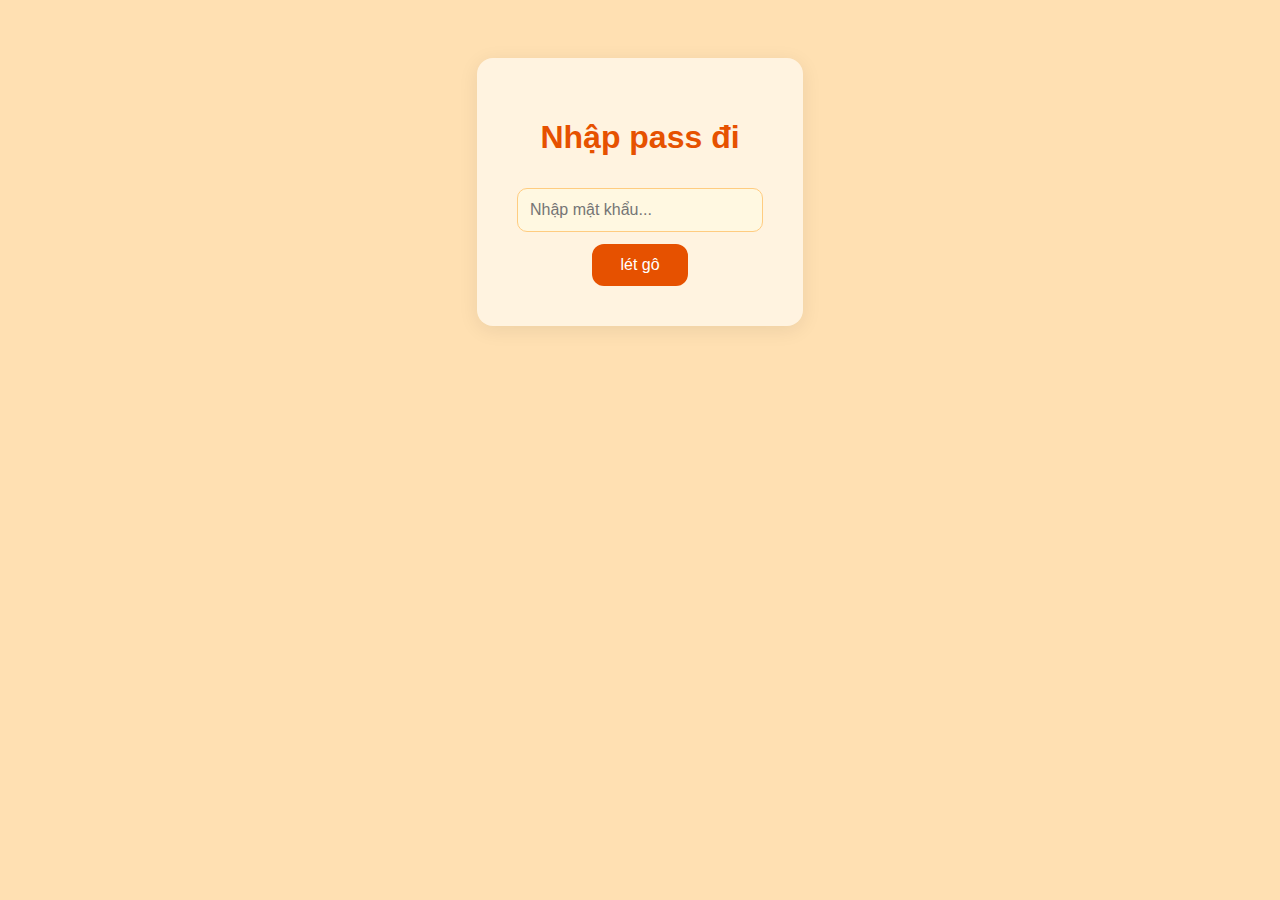
<file: index.html>
<!DOCTYPE html>
<html lang="vi">
<head>
  <meta charset="UTF-8" />
  <meta name="viewport" content="width=device-width, initial-scale=1.0" />
  <title>Mật khẩu tình iu 💖</title>
  <style>
    body {
      font-family: 'Segoe UI', Tahoma, Geneva, Verdana, sans-serif;
      background-color: #FFE0B2;
      text-align: center;
      padding: 50px;
      color: #E65100;
    }

    .box {
      background: #FFF3E0;
      padding: 40px;
      border-radius: 16px;
      box-shadow: 0 4px 20px rgba(0,0,0,0.08);
      display: inline-block;
      max-width: 400px;
    }

    h1 {
      margin-bottom: 20px;
      font-weight: 600;
      cursor: pointer; /* cho thấy có thể click */
    }

    input {
      padding: 12px;
      border-radius: 10px;
      border: 1px solid #FFCC80;
      margin: 12px 0;
      font-size: 16px;
      width: 220px;
      outline: none;
      background: #FFF8E1;
      color: #E65100;
    } 

    input:focus {
      border-color: #FFB74D;
      box-shadow: 0 0 6px rgba(230,81,0,0.4);
    }

    button {
      padding: 12px 28px;
      background-color: #E65100;
      color: white;
      border: none;
      border-radius: 12px;
      font-size: 16px;
      cursor: pointer;
      transition: transform 0.2s, background 0.3s;
    }

    button:hover {
      background-color: #BF360C;
      transform: scale(1.05);
    }
  </style>
</head>
<body>
  <div class="box">
    <h1 id="title">Nhập pass đi</h1>
    <input type="password" id="password" placeholder="Nhập mật khẩu..." />
    <br />
    <button onclick="checkPassword()">lét gô</button>
  </div>

  <script>
    let clickCount = 0;

    // xử lý khi click vào dòng chữ "Nhập pass đi"
    document.getElementById("title").addEventListener("click", function () {
      clickCount++;
      if (clickCount >= 10) {
        alert("Bạn đã click 10 lần vào chữ 'Nhập pass đi' 🤭, chuyển trang nè...");
        window.location.href = "index1.html";
      }
    });

    function checkPassword() {
      const correctPassword = "sangdevshop";
      const userInput = document.getElementById("password").value;
      const now = new Date();

      // mốc thời gian
      const startDate = new Date("2025-09-25T00:00:00"); // từ ngày 25/9
      const unlockTime = new Date("2025-09-26T04:00:00"); // đúng 4h ngày 26/9

      if (now < startDate) {
        alert("Chưa đủ thời gian để mở khóa 💔");
        return;
      }

      if (now >= startDate && now < unlockTime) {
        // trong ngày 25 và trước 4h ngày 26
        if (userInput === correctPassword) {
          alert("Đúng pass rồi đó 💖 nhưng chưa tới giờ mở 😘, chờ nha...");
        } else {
          alert("Sai mật khẩu òi 😢 Thử lại đi nha!");
        }
        return;
      }

      // từ 4h ngày 26/9 trở đi
      if (userInput === correctPassword) {
        window.location.href = "index1.html";
      } else {
        alert("Sai mật khẩu òi 😢 Thử lại đi nha!");
      }
    }
  </script>
</body>
</html>
</file>
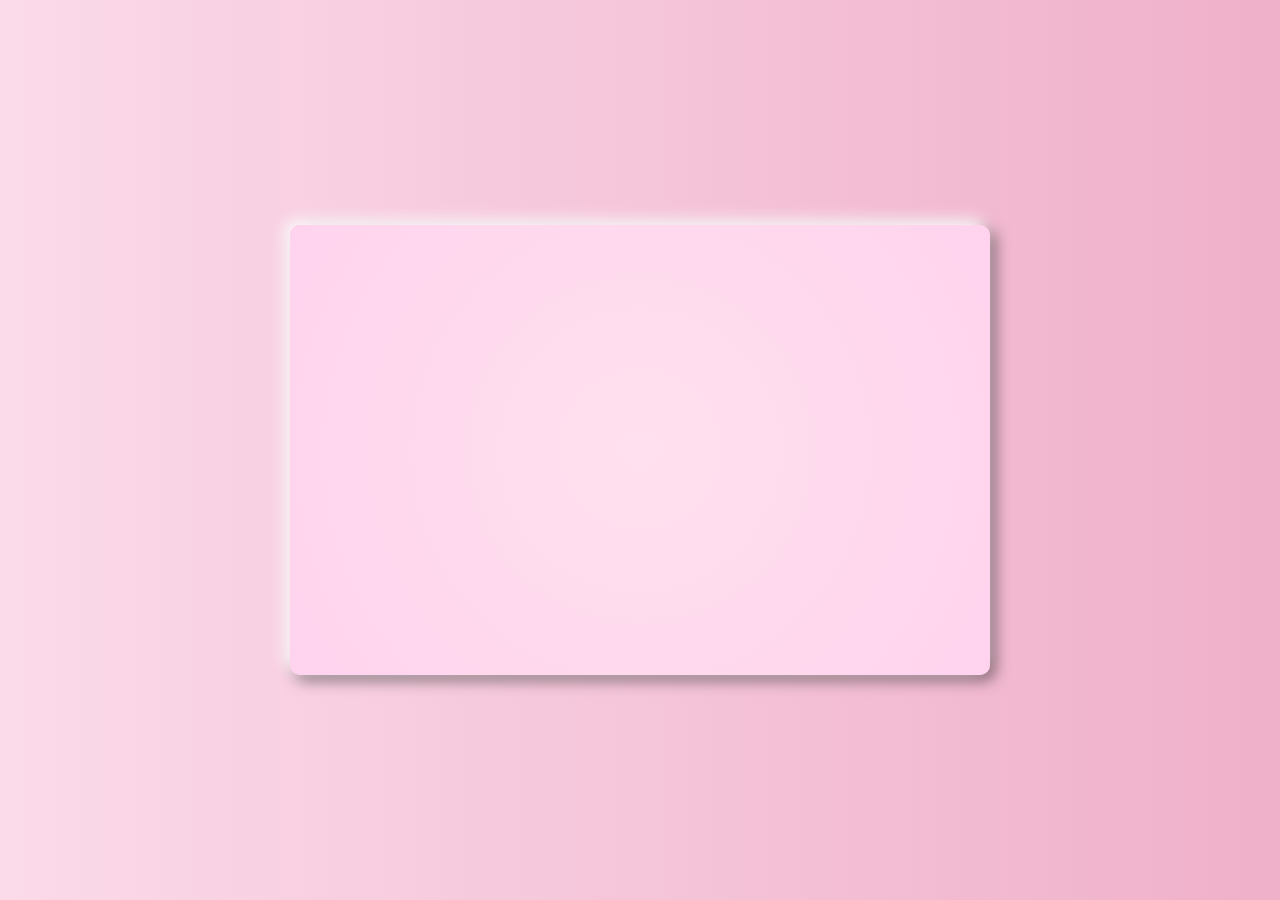
<file: index1.html>
<!DOCTYPE html>
<html lang="en">
<head>
    <meta charset="UTF-8">
    <meta http-equiv="X-UA-Compatible" content="IE=edge">
    <meta name="viewport" content="width=device-width, initial-scale=1.0">
    <!-- <link rel="stylesheet" href="style.css"> -->
    <!-- <link rel="website icon" type="png" href="image/heart.png"> -->
    <link rel="stylesheet" href="https://cdnjs.cloudflare.com/ajax/libs/font-awesome/6.2.1/css/all.min.css" integrity="sha512-MV7K8+y+gLIBoVD59lQIYicR65iaqukzvf/nwasF0nqhPay5w/9lJmVM2hMDcnK1OnMGCdVK+iQrJ7lzPJQd1w==" crossorigin="anonymous" referrerpolicy="no-referrer" />
    <title>Chúc mừng sinh nhật</title>
</head>
<style>
    @import url('https://fonts.googleapis.com/css2?family=Roboto:wght@400&display=swap');
@import url('https://fonts.googleapis.com/css2?family=Dancing+Script:wght@700&display=swap');
*{
    margin: 0;
    padding: 0;
    box-sizing: border-box;
}
body{
    display: flex;
    justify-content: center;
    align-items: center; 
    min-height: 100vh;
    background: linear-gradient(to right, #FBDAE9, #EFB0C9);
    overflow: hidden;
}
.container{
    position: relative;
    width: 100%;
    height: 100%;
    display: flex;
    justify-content: center;
    flex-direction: column;
    align-items: center;
}
.container .boxcontainer{
    width: 700px;
    height: 450px;
    position: relative;
    display: flex;
    flex-direction: column;
    overflow: hidden;
    border-radius: 10px;
    box-shadow: -5px -5px 15px rgba(255, 255, 255),
                5px 5px 15px rgb(0, 0, 0, 0.5);
    background-image: radial-gradient(circle farthest-corner at center, #ffe0ee 0%, #ffd3ee 100%);
    animation: bgr 4s forwards;
    transition: 1s;
}
@keyframes bgr {
    0%{
        opacity: 0;
        visibility: hidden;
    }
    100%{
        opacity: 1;
        visibility: visible;
    }
}
.container .image{
    position: relative;
    width: 100%;
    height: 100%;
    display: flex;
    justify-content: center;
    animation: flag 2s forwards;
    opacity: 0;
    visibility: hidden;
    animation-delay: 2s;
    z-index: 1;
    transition: all 1s;
}
@keyframes flag{
    0%{
        opacity: 0;
        visibility: hidden;
        transform: translateY(-50px);
    }
    100%{
        opacity: 1;
        visibility: visible;
        transform: translateY(0);
    }
}
.container .image > img{
    width: 500px;
}
.container .text-happybirthday{
    position: absolute;
    width: 100%;
    height: 100%;
    left: 50%;
    transform: translateY(-160px);
    animation: texthappy 3s forwards;
    animation-delay: 3s;
    transition: 1s ease-in-out;
}
@keyframes texthappy{
    0%{
        transform: translateY(-160px);
    }
    40%{
        transform: translateY(90px);
    }
    50%{
        transform: translateY(95px);
    }
    55%{
        transform: translateY(40px);
    }
    60%{
        transform: translateY(80px);
    }
    70%{
        transform: translateY(50px);
    }
    80%, 90%, 100%{
        transform: translateY(70px);
    }
}
.container .text-happybirthday::before{
    position: absolute;
    content: '';
    width: 2px;
    height: 150px;
    background: #333;
    top: -25%;
    z-index: -1;
}
.container .text-happybirthday img{
    width: 200px;
    transform: translateX(-50%);
}
.container .cake{
    position: absolute;
    width: 100%;
    height: 100%;
    display: flex;
    justify-content: center;
    outline: none;
    animation: cake 3s ease forwards;
    animation-delay: 4s;
    opacity: 0;
    visibility: hidden;
    z-index: 100000;
}
@keyframes cake{
    0%{
        opacity: 1;
        visibility: visible;
        transform: translateY(200px);
    }
    100%{
        opacity: 1;
        visibility: visible;
        transform: translateY(0px);
    }
}
.container .cake img{
    width: 300px;
    height: 200px;
    position: absolute;
    top: 50%;
    margin-top: 50px;
    z-index: 10000;
    transition: 1s;
    cursor: pointer;
}
.container .cake img:hover{
    animation: cake1 0.5s infinite linear;
}
@keyframes cake1{
    0%{
        transform: rotate(5deg);
    }
    25%{
        transform: rotate(0deg);
    }
    50%{
        transform: rotate(-5deg);
    }
    75%{
        transform: rotate(0deg);
    }
    100%{
        transform: rotate(5deg);
    }
}
.box-balloon{
    position: absolute;
    width: 100%;
    height: 100%;
}
.box-balloon .balloon-item1{
    position: absolute;
}
.box-balloon .balloon-item1 img{
    width: 80px;
}
.box-balloon .balloon-item1:nth-child(1){
    animation: item1 8s forwards,
                item2 4s 8s linear infinite;
    transition: all 1s;
    opacity: 0;
    visibility: hidden;
}
@keyframes item2{
    0%{
        opacity: 1;
        visibility: visible;
        right: 86%;
        transform: translateX(0%);
        transform: rotate(0deg);
        bottom: 58%;
        transform: translateY(0px);
    }
    25%{
        opacity: 1;
        visibility: visible;
        right: 86%;
        transform: translateX(0%);
        transform: rotate(0deg);
        bottom: 58%;
        transform: translateY(5px);
    }
    50%{
        opacity: 1;
        visibility: visible;
        right: 86%;
        transform: translateX(0%);
        transform: rotate(0deg);
        bottom: 58%;
        transform: translateY(0px);
    }
    75%{
        opacity: 1;
        visibility: visible;
        right: 86%;
        transform: translateX(0%);
        transform: rotate(0deg);
        bottom: 58%;
        transform: translateY(-5px);
    }
    100%{
        opacity: 1;
        visibility: visible;
        right: 86%;
        transform: translateX(0%);
        transform: rotate(0deg);
        bottom: 58%;
        transform: translateY(0px);
    }
}
@keyframes item1{
    0%{
        opacity: 1;
        visibility: visible;
        right: 0%;
        transform: translateX(-50%);
        transform: rotate(5deg);
        bottom: -50%;
    }
    10%{
        transform: rotate(-5deg);
    }
    20%{
        transform: rotate(5deg);
    }
    30%{
        transform: rotate(-5deg);
    }
    40%{
        transform: rotate(5deg);
    }
    50%{
        transform: rotate(-5deg);
    }
    60%{
        transform: rotate(5deg);
    }
    70%{
        transform: rotate(-5deg);
    }
    80%{
        transform: rotate(5deg);
    }
    90%{
        transform: rotate(-5deg);
    }
    100%{
        opacity: 1;
        visibility: visible;
        right: 86%;
        transform: translateX(0%);
        transform: rotate(0deg);
        bottom: 58%;
    }
}
.box-balloon .balloon-item1:nth-child(2){
    animation: item3 8s forwards,
                item4 4s 8s linear infinite;
    transition: all 1s;
    opacity: 0;
    visibility: hidden;
}
@keyframes item4{
    0%{
        opacity: 1;
        visibility: visible;
        left: 85%;
        transform: translateX(0%);
        transform: rotate(0deg);
        bottom: 60%;
        transform: translateY(0px);
    }
    25%{
        opacity: 1;
        visibility: visible;
        left: 85%;
        transform: translateX(0%);
        transform: rotate(0deg);
        bottom: 60%;
        transform: translateY(5px);
    }
    50%{
        opacity: 1;
        visibility: visible;
        left: 85%;
        transform: translateX(0%);
        transform: rotate(0deg);
        bottom: 60%;
        transform: translateY(0px);
    }
    75%{
        opacity: 1;
        visibility: visible;
        left: 85%;
        transform: translateX(0%);
        transform: rotate(0deg);
        bottom: 60%;
        transform: translateY(-5px);
    }
    100%{
        opacity: 1;
        visibility: visible;
        left: 85%;
        transform: translateX(0%);
        transform: rotate(0deg);
        bottom: 60%;
        transform: translateY(0px);
    }
}
@keyframes item3{
    0%{
        opacity: 1;
        visibility: visible;
        left: 0%;
        transform: translateX(-50%);
        transform: rotate(5deg);
        bottom: -50%;
    }
    10%{
        transform: rotate(-5deg);
    }
    20%{
        transform: rotate(5deg);
    }
    30%{
        transform: rotate(-5deg);
    }
    40%{
        transform: rotate(5deg);
    }
    50%{
        transform: rotate(-5deg);
    }
    60%{
        transform: rotate(5deg);
    }
    70%{
        transform: rotate(-5deg);
    }
    80%{
        transform: rotate(5deg);
    }
    90%{
        transform: rotate(-5deg);
    }
    100%{
        opacity: 1;
        visibility: visible;
        left: 85%;
        transform: translateX(0%);
        transform: rotate(0deg);
        bottom: 60%;
    }
}
.container .box-cloud{
    position: absolute;
    width: 100%;
    height: auto;
}
.container .cloud{
    position: absolute;
    z-index: 10000;
    opacity: 0;
    animation: cloud 10s infinite linear;
    animation-delay: 4s;
}
@keyframes cloud{
    0%{
        opacity: 1;
        transform: translateX(-100px);
    }
    100%{
        opacity: 1;
        transform: translateX(800px);
    }
}
.container .cloud:first-child{
    display: flex;
    justify-content: center;
    align-items: center;
}



.container .cloud:last-child{
    position: absolute;
    z-index: 10000;
    opacity: 0;
    display: flex;
    justify-content: center;
    align-items: center;
    animation: cloud2 13s infinite linear;
    animation-delay: 4.5s;
    margin-top: 10px;
}
@keyframes cloud2{
    0%{
        opacity: 1;
        transform: translateX(800px);
    }
    100%{
        opacity: 1;
        transform: translateX(-100px);
    }
}
.container .cloud > img{
    width: 100px;
    filter: drop-shadow(1px 4px 0px rgb(188, 188, 188));
}
.container .box-firework{
    position: absolute;
    width: 100%;
    height: 100%;
}
.container .box-firework .firework{
    position: absolute;
    width: 100%;
    height: 100%;
    opacity: 0;
    visibility: hidden;
    animation: firework 2s forwards;
    animation-delay: 5s;
    transform: translate(30px, 300px);
}
.container .box-firework .firework > img{
    width: 100px;
}
@keyframes firework{
    0%{
        opacity: 0;
        visibility: hidden;
    }
    100%{
        opacity: 1;
        visibility: visible;
    }
}
.container .box-firework .firework #firework1{
    position: absolute;
    width: 20px;
    z-index: -1;
    opacity: 0;
    visibility: hidden;
    transform: translate(-50px, 35px);
    /* transform: translate(-60px, -50px); */
    animation: firework1 2s linear infinite;
    animation-delay: 6s;
    transition: all 1s ease-in-out;
}
@keyframes firework1{
    0%{
        opacity: 1;
        visibility: visible;
        transform: translate(-50px, 35px);
        width: 20px;
    }
    100%{
        opacity: 1;
        visibility: visible;
        width: 150px;
        transform: translate(-70px, -70px);
    }
}
.container .box-firework .firework:last-child{
    transform: scaleX(-1);
    top: 300px;
    right: 30px;
}
.container .spark{
    position: absolute;
}
span{
    position: absolute;
    pointer-events: none;
    filter: drop-shadow(0 0 10px rgba(0,0,0,0.2));
    animation: fadeInOut 1s linear infinite;
}
@keyframes fadeInOut{
    0%,100%{
        opacity: 0;
    }
    20%, 80%{
        opacity: 1;
    }
}
.container .paperCannons{
    position: absolute;
    width: 100%;
    height: 100%;
    z-index: -2;
    display: flex;
    justify-content: center;
}
.container .paperCannons > img{
    width: 350px;
    transition: all 1s;
    animation: paperCannons 2s forwards;
    animation-delay: 7s;
    opacity: 0;
    visibility: hidden;
}
@keyframes paperCannons{
    0%{
        opacity: 1;
        visibility: visible;
        transform: scale(0);
    }
    100%{
        opacity: 1;
        visibility: visible;
        transform: scale(1);
    }
}
.container .box-giftbox{
    position: absolute;
    width: 100%;
    height: 100%;
}
.container .box-giftbox > img:nth-child(1){
    width: 50px;
    margin-top: 360px;
    margin-left: 120px;
    transform: rotate(-10deg);
    animation: giftbox2 0.5s linear infinite;
    animation-delay: 8.5s;
    opacity: 0;
    visibility: hidden;
    transition: all 2s;
}
.container .box-giftbox > img:nth-child(2){
    position: absolute;
    width: 30px;
    margin-top: 250px;
    margin-left: -150px;
    transform: rotate(15deg);
    filter: blur(1px);
    opacity: 0;
    visibility: hidden;
    animation: giftbox1 4s forwards;
    animation-delay: 8s;
}
.container .box-giftbox > img:nth-child(3){
    position: absolute;
    width: 25px;
    margin-top: 200px;
    margin-left: 450px;
    transform: rotate(15deg);
    filter: blur(2px);
    opacity: 0;
    visibility: hidden;
    animation: giftbox1 4s forwards;
    animation-delay: 8s;
}
.container .box-giftbox > img:nth-child(4){
    position: absolute;
    width: 55px;
    margin-top: 380px;
    margin-left: 340px;
    transform: rotate(15deg);
    animation: giftbox2 0.5s linear infinite;
    animation-delay: 8.5s;
    opacity: 0;
    visibility: hidden;
    transition: all 2s;
}
@keyframes giftbox1{
    0%{
        opacity: 0;
        visibility: hidden;
    }
    100%{
        opacity: 1;
        visibility: visible;
    }
}
@keyframes giftbox2{
    0%{
        visibility: visible;
        opacity: 1;
        transform: rotate(-10deg);
    }
    25%{
        opacity: 1;
        visibility: visible;
        transform: rotate(0deg);
    }
    50%{
        visibility: visible;
        opacity: 1;
        transform: rotate(10deg);
    }
    75%{
        opacity: 1;
        visibility: visible;
        transform: rotate(0deg);
    }
    100%{
        opacity: 1;
        visibility: visible;
        transform: rotate(-10deg);
    }
}
.container .box-giftbox > img:nth-child(5){
    position: absolute;
    width: 30px;
    bottom: 0;
    transform: translate(-90px, 50px);
    animation: giftbox3 2s linear infinite;
    animation-delay: 10s;
    filter: drop-shadow(0 0 15px red);
    transition: all 1s;
    left:110px;
    z-index:-1;
}
.container .box-giftbox > img:nth-child(6){
    position: absolute;
    width: 30px;
    bottom: 0;
    right: 0;
    transform: translate(-60px, 50px);
    animation: giftbox4 2s linear infinite;
    animation-delay: 11s;
    filter: drop-shadow(0 0 15px red);
    transition: all 1s;
    z-index:-1;
}
@keyframes giftbox3{
    0%{
        transform: translate(-100px, 35px);
    }
    2%{
        transform: translate(-80px, 5px) rotate(10deg);
    }
    4%{
        transform: translate(-70px, -25px) rotate(20deg);
    }
    6%{
        transform: translate(-55px, -50px) rotate(30deg);
    }
    8%{
        transform: translate(-50px, -60px) rotate(40deg);
    }
    10%{
        transform: translate(-45px, -70px) rotate(50deg);
    }
    12%{
        transform: translate(-40px, -80px) rotate(60deg);
    }
    14%{
        transform: translate(-35px, -90px) rotate(70deg);
    }
    16%{
        transform: translate(-30px, -100px) rotate(80deg);
    }
    18%{
        transform: translate(-25px, -110px) rotate(90deg);
    }
    20%{
        transform: translate(-20px, -115px) rotate(100deg);
    }
    22%{
        transform: translate(-15px, -120px) rotate(110deg) scale(1.1);
    }
    26%{
        transform: translate(-10px, -125px) rotate(120deg) scale(1.1);
    }
    30%{
        transform: translate(-5px, -130px) rotate(130deg) scale(1.2);
    }
    40%{
        transform: translate(0px, -135px) rotate(140deg) scale(1.2);
    }
    50%{
        transform: translate(5px, -140px) rotate(150deg) scale(1.2);
    }
    60%{
        transform: translate(10px, -145px) rotate(160deg) scale(1.3);
    }
    70%{
        transform: translate(20px, -150px) rotate(170deg) scale(1.3);
    }
    75%{
        transform: translate(30px, -150px) rotate(180deg) scale(1.3);
    }
    80%{
        transform: translate(40px, -150px) rotate(185deg) scale(1.2);
    }
    82%{
        transform: translate(50px, -145px) rotate(190deg) scale(1.1);
    }
    84%{
        transform: translate(55px, -140px) rotate(200deg) scale(1.1);
    }
    86%{
        transform: translate(60px, -135px) rotate(210deg) scale(1.1);
    }
    88%{
        transform: translate(65px, -130px) rotate(220deg) scale(0.9);
    }
    90%{
        transform: translate(70px, -110px) rotate(230deg) scale(0.9);
    }
    92%{
        transform: translate(80px, -80px) rotate(240deg) scale(0.8);
    }
    94%{
        transform: translate(90px, -55px) rotate(250deg) scale(0.8);
    }
    96%{
        transform: translate(100px, -20px) rotate(185deg) scale(0.7);
    }
    98%{
        transform: translate(110px, 5px) rotate(195deg) scale(0.6);
    }
    100%{
        transform: translate(120px, 35px) rotate(205deg) scale(0.5);
    }
}
@keyframes giftbox4{
    0%{
        transform: translate(0px, 35px);
    }
    2%{
        transform: translate(-20px, 5px) rotate(10deg);
    }
    4%{
        transform: translate(-30px, -25px) rotate(20deg);
    }
    6%{
        transform: translate(-45px, -50px) rotate(30deg);
    }
    8%{
        transform: translate(-50px, -60px) rotate(40deg);
    }
    10%{
        transform: translate(-55px, -70px) rotate(50deg);
    }
    12%{
        transform: translate(-60px, -80px) rotate(60deg);
    }
    14%{
        transform: translate(-65px, -90px) rotate(70deg);
    }
    16%{
        transform: translate(-70px, -100px) rotate(80deg);
    }
    18%{
        transform: translate(-75px, -110px) rotate(90deg);
    }
    20%{
        transform: translate(-80px, -115px) rotate(100deg);
    }
    22%{
        transform: translate(-85px, -120px) rotate(110deg) scale(1.1);
    }
    26%{
        transform: translate(-90px, -125px) rotate(120deg) scale(1.1);
    }
    30%{
        transform: translate(-95px, -130px) rotate(130deg) scale(1.2);
    }
    40%{
        transform: translate(-100px, -135px) rotate(140deg) scale(1.2);
    }
    50%{
        transform: translate(-105px, -140px) rotate(150deg) scale(1.2);
    }
    60%{
        transform: translate(-110px, -145px) rotate(160deg) scale(1.3);
    }
    70%{
        transform: translate(-120px, -150px) rotate(170deg) scale(1.3);
    }
    75%{
        transform: translate(-130px, -150px) rotate(180deg) scale(1.3);
    }
    80%{
        transform: translate(-140px, -150px) rotate(185deg) scale(1.2);
    }
    82%{
        transform: translate(-150px, -145px) rotate(190deg) scale(1.1);
    }
    84%{
        transform: translate(-155px, -140px) rotate(200deg) scale(1.1);
    }
    86%{
        transform: translate(-160px, -135px) rotate(210deg) scale(1.1);
    }
    88%{
        transform: translate(-165px, -130px) rotate(220deg) scale(0.9);
    }
    90%{
        transform: translate(-170px, -110px) rotate(230deg) scale(0.9);
    }
    92%{
        transform: translate(-180px, -80px) rotate(240deg) scale(0.8);
    }
    94%{
        transform: translate(-190px, -55px) rotate(250deg) scale(0.8);
    }
    96%{
        transform: translate(-200px, -20px) rotate(185deg) scale(0.7);
    }
    98%{
        transform: translate(-210px, 5px) rotate(195deg) scale(0.6);
    }
    100%{
        transform: translate(-220px, 35px) rotate(205deg) scale(0.5);
    }
}
.container .mail{
    position: absolute;
    width: 100px;
    height: 100px;
    display: flex;
    justify-content: center;
    align-items: center;
    top: 50%;
    left: 50%;
    transform: translate(-50%, -50%);
    opacity: 0;
    visibility: hidden;
    animation: envelope 1s forwards;
    animation-delay: 11.5s;
    z-index: 100000000;
}
.container .mail .fa-envelope{
    position: absolute;
    margin-top: 50px;
    font-size: 40px;
    color: red;
    cursor: pointer;
    z-index: 1000000;
    display: flex;
    justify-content: center;
    align-items: center;
}
@keyframes envelope{
    0%{
        opacity: 1;
        visibility: visible;
    }
    100%{
        opacity: 1;
        visibility: visible;
    }

}
.container .mail .fa-envelope:hover{
    filter: drop-shadow(0 0 10px red);
    animation: mail1 0.3s infinite ease-in-out;
    transition: all 1s ease-in;
}
@keyframes mail1{
    0%{
        transform: rotate(-10deg);
    }
    25%{
        transform: rotate(0deg);
    }
    50%{
        transform: rotate(10deg);
    }
    75%{
        transform: rotate(0deg);
    }
    100%{
        transform: rotate(-10deg);
    }
}
.container .mail .fa-envelope::after{
    position: absolute;
    content: '';
    width: 55px;
    height: 45px;
    background: white;
    z-index: -1;
    border-radius: 10px;
}
.container .boxcute{
    position: absolute;
    width: 100%;
    height: 100%;
}
.container .cute1{
    position: absolute;
    top: 210px;
    left: -100px;
    animation: cute 3s infinite ease-in-out;
    animation-delay: 13s;
}
@keyframes cute{
    0%{
        transform: translateX(0px) rotateZ(0deg) scale(0.7);
    }
    50%,60%, 70%,80%,90%,95%{
        transform: translateX(70px) rotateZ(45deg) scale(1.3);
    }
    100%{
        transform: translateX(10px) rotateZ(0deg) scale(0.3);
    }
}
.container .cute1::after{
    position: absolute;
    
    font-family: 'Roboto', sans-serif;
    text-align: center;
    padding: 10px;
    width: 80px;
    font-size: 10px;
    background: white;
    border-radius: 15px;
    margin-top: -30px;
    margin-left: -40px;
    animation: cutemail 3s linear infinite;
    animation-delay: 13s;
    z-index: -1;
    opacity: 0;
    font-weight: 600;
}
@keyframes cutemail{
    0%{
        opacity: 1;
        transform: translate(-60px, 40px) scale(0.1);
    }
    50%, 60%, 70%, 80%, 90%, 95%, 99%{
        opacity: 1;
        transform: translate(0, 0) scale(1);
    }
    100%{
        opacity: 1;
        transform: translate(-60px, 40px) scale(0.1);
    }
}
.container .cute2{
    position: absolute;
    top: 210px;
    right: -100px;
    transform: scaleX(-1);
    animation: cute2 3s infinite ease-in-out;
    animation-delay: 12s;
}
@keyframes cute2{
    0%{
        transform: translateX(0px) rotateZ(0deg) scale(0.7);
    }
    50%,60%, 70%,80%,90%,95%{
        transform: translateX(-70px) rotateZ(-45deg) scale(1.3);
    }
    100%{
        transform: translateX(-10px) rotateZ(0deg) scale(0.3);
    }
}
.container .cute2::after{
    position: absolute;
    
    font-family: 'Roboto', sans-serif;
    text-align: center;
    padding: 10px;
    width: 80px;
    font-size: 10px;
    background: white;
    border-radius: 15px;
    margin-top: -30px;
    margin-left: -100px;
    animation: cutemail2 3s linear infinite;
    animation-delay: 12s;
    z-index: -1;
    opacity: 0;
    font-weight: 600;
}
@keyframes cutemail2{
    0%{
        opacity: 1;
        transform: translate(-10px, 70px) scale(0.1);
    }
    50%, 60%, 70%, 80%, 90%, 95%, 99%{
        opacity: 1;
        transform: translate(0, 0) scale(1);
    }
    100%{
        opacity: 1;
        transform: translate(-10px, 70px) scale(0.1);
    }
}
.container .cute1 img{
    width: 100px;
    height: 100px;
}
.container .cute2 img{
    width: 100px;
    height: 100px;
}
.boxMail{
    position: fixed;
    background: rgb(0, 0, 0, 0.8);
    width: 100%;
    height: 100%;
    opacity: 0;
    top: 0;
    display: flex;
    justify-content: center;
    align-items: center;
    transform: scale(0.3);
    visibility: hidden;
    transition: all 0.5s;
    z-index: 100000000;
}
.boxMail.active{
    opacity: 1;
    visibility: visible;
    transform: scale(1);
}
.boxMail .boxMail-container{
    position: absolute;
    width: 750px;
    height: 500px;
    display: flex;
    margin: 0;
    transform: scale(0.9);
    -webkit-perspective: 2000px;
    perspective: 2000px;
    transition: all 0.5s;
}
.boxMail .boxMail-container:hover{
    transform: rotate(-5deg);
    filter: drop-shadow(0 0 10px red);
}
.boxMail .boxMail-container:hover .card1{
    transform: translate(-187px, -250px) rotateY(-140deg);
}
.boxMail .boxMail-container .card1,
.boxMail .boxMail-container .card2{
    position: absolute;
    width: 100%;
    height: 100%;
    top: 50%;
    left: 50%;
    transform: translate(-50%, -50%);
    border: 1px solid black;
}
.boxMail .boxMail-container .card1{
    position: absolute;
    width: 50%;
    height: 100%;
    background: linear-gradient(to right, rgb(169, 0, 0), rgb(202, 0, 0) 30%);
    color: white;
    display: flex;
    justify-content: center;
    align-items: center;
    flex-direction: column;
}
.boxMail-container .card1{
    z-index: 1;
    -webkit-transform-style: preserve-3d;
    transform-style: preserve-3d;
    transform-origin: left;
    transition: all 1s ease-in-out;
}
.boxMail .boxMail-container .card1 .userImg{
    position: relative;
    width: 80px;
    height: 80px;
    background-color: white;
    border-radius: 50%;
    overflow: hidden;
    border: 2px solid white;
    cursor: pointer;
    margin-bottom: 20px;
}
.boxMail .boxMail-container .card1 .userImg img{
    position: absolute;
    object-fit: cover;
    width: calc(100%);
    height: calc(100%);
}
.boxMail .boxMail-container .card1 h3{
    font-family: 'Dancing Script', cursive;
    font-size: 40px;
    text-transform: uppercase;
    width: 80%;
    text-align: center;
    line-height: 1.5;
    letter-spacing: 5px;
    transform: rotate(-5deg);
    text-shadow: 0 0 5px white,
                0 0 10px white;
}
.boxMail .boxMail-container .card2{
    position: relative;
    width: 50%;
    height: 100%;
    background: linear-gradient(to right, #e0e0e0, #ffffff 30%);
    -webkit-transform-style: preserve-3d;
    transform-style: preserve-3d;
    transform-origin: left;
    transition: all 1s;
}
.boxMail .boxMail-container .card2 .card2-content{
    width: 100%;
    height: 100%;
    position: relative;
    background-color: #ffd2e4;
    transition: all 1s;
    overflow: hidden;
}
.boxMail .boxMail-container:hover .card2-content{
    transform: translate(20px, 20px);
    box-shadow: -1px -1px 5px rgb(0, 0, 0, 0.4);
}
.boxMail .boxMail-container .card2 h3{
    font-family: 'Dancing Script', cursive;
    padding: 20px 0px 10px 60px;
    opacity: 0;
    visibility: hidden;
    font-size: 35px;
    text-shadow: 0 0 8px red;
}
.boxMail .boxMail-container .card2:hover h3{
    animation: texth3 3s forwards;
    animation-delay: 2s;
    transition: 1s;
}
@keyframes texth3{
    0%{
        opacity: 1;
        visibility: visible;
        padding: 20px 0px 10px 60px;
    }
    100%{
        opacity: 1;
        visibility: visible;
        padding: 20px 0px 10px 152px; 
    }
}
.boxMail .boxMail-container .card2 h2{
    font-family: 'Dancing Script', cursive;
    padding: 0px 20px;
    text-indent: 20px;
    font-size: 25px;
    opacity: 0;
}
.boxMail .boxMail-container .card2:hover h2{
    animation: texth2 2s forwards;
    animation-delay: 4s;
    transition: 1s;
}
@keyframes texth2{
    0%{
        opacity: 0;
    }
    100%{
        opacity: 1;
    }
}
.boxMail .boxMail-container .card2 .card2-content .imageCute2{
    position: absolute;
    top: 5px;
    left: 20px;
    opacity: 0;
    transition: 1s;
}
.boxMail .boxMail-container .card2 .card2-content:hover .imageCute2{
    animation: cute3 1s linear infinite,
                cute4 3s 2s forwards;
    animation-delay: 2s;
    transition: 1s;
}
@keyframes cute3{
    0%{
        opacity: 1;
        transform: rotate(0deg);
    }
    25%{
        opacity: 1;
        transform: rotate(5deg);
    }
    50%{
        opacity: 1;
        transform: rotate(0deg);
    }
    75%{
        opacity: 1;
        transform: rotate(-5deg);
    }
    100%{
        opacity: 1;
        transform: rotate(0deg);
    }
}
@keyframes cute4{
    0%{
        left: 20px;
    }
    100%{
        left: 100px;
    }
}
.boxMail .boxMail-container .card2 .card2-content .imageCute2 img{
    width: 40px;
}
.boxMail .fa-xmark{
    position: fixed;
    top: 0;
    right: 0;
    font-size: 30px;
    padding: 10px 25px;
    cursor: pointer;
    color: white;
    z-index: 10000000000000000;
}

/* ----- hiệu ứng di chuyển chuột----- */
span::before{
    content: '';
    position: absolute;
    width: 100%;
    height: 100%;
    background: url("./heart (1).png");
    background-size: cover;
    animation: moveheart 1s linear infinite;
}
@keyframes moveheart{
    0%{
        transform: translate(0) rotate(0deg);
    }
    100%{
        transform: translate(100px) rotate(360deg);
    }
}
/* ------hết hiệu ứng di chuyển chuột----- */
/* Giữ nguyên cho PC */
.container .boxcontainer {
    width: 90vw;          /* thay 700px bằng % màn hình */
    max-width: 700px;     /* tối đa 700px */
    aspect-ratio: 7/4.5;  /* giữ đúng tỉ lệ giống height: 450px */
    border-radius: 10px;
    overflow: hidden;
    box-shadow: -5px -5px 15px rgba(255, 255, 255),
                5px 5px 15px rgb(0, 0, 0, 0.5);
    background-image: radial-gradient(circle farthest-corner at center, #ffe0ee 0%, #ffd3ee 100%);
}

/* Toàn bộ ảnh bên trong tự co giãn */
.container img {
    max-width: 100%;
    height: auto;
}

/* Nếu điện thoại ở dọc (portrait) thì chặn và báo người dùng xoay ngang */
@media screen and (orientation: portrait) {
    body::before {
        content: "Vui lòng xoay ngang điện thoại để xem 🎂🥳";
        position: fixed;
        top: 0;
        left: 0;
        width: 100%;
        height: 100%;
        background: #fbdae9;
        display: flex;
        justify-content: center;
        align-items: center;
        font-family: 'Roboto', sans-serif;
        font-size: 20px;
        font-weight: bold;
        color: #d4005c;
        z-index: 999999;
        text-align: center;
        padding: 20px;
    }

    .container {
        display: none; /* ẩn nội dung khi chưa xoay ngang */
    }
}

/* Nếu ở ngang (landscape) thì hiển thị lại */
@media screen and (orientation: landscape) {
    .container {
        display: flex;
    }
}


</style>

<body>
    <div class="container">
        <div class="boxcontainer">
            <div class="image">
                <img src="flag.png" alt="">
            </div>
            <div class="text-happybirthday">
                <img src="texthappy.png" alt="">
            </div>
            <div class="cake">
                <img src="cake.png" alt="">
            </div>
            <div class="box-balloon">
                <div class="balloon-item1">
                    <img src="balloon.png" alt="">
                </div>
                <div class="balloon-item1">
                    <img src="balloon.png" alt="">
                </div>
            </div>
            <div class="box-cloud">
                <div class="cloud">
                    <img src="cloud.png" alt="">
                </div>
                <div class="cloud">
                    <img src="cloud.png" alt="">
                </div>
            </div>
            <div class="box-firework">
                <div class="firework">
                    <img src="firework.png" alt="">
                    <img src="firework1.png" alt="" id="firework1">
                </div>
                <div class="firework">
                    <img src="firework.png" alt="">
                    <img src="firework1.png" alt="" id="firework1">
                </div>
            </div>
            <div class="paperCannons">
                <img src="paperCannons1.png" alt="">
            </div>
            <div class="box-giftbox">
                <img src="giftbox.png" alt="">
                <img src="giftbox.png" alt="">
                <img src="giftbox.png" alt="">
                <img src="giftbox.png" alt="">
                <img src="giftbox.png" alt="">
                <img src="giftbox.png" alt="">
            </div>
            <div class="mail">
                <i  onclick="window.location.href='./index2.html' " class="fa-regular fa-envelope"></i>
            </div>
            <div class="boxcute">
                <div class="cute1">
                    <img src="cute.png" alt=""> <!-- thay ảnh -->
                </div>
                <div class="cute2">
                    <img src="cute.png" alt="">
                </div>
            </div>
        </div>
        <!-- <div class="boxMail">
            <i class="fa-solid fa-xmark"></i>
            <div class="boxMail-container">
                <div class="card1">
                    <div class="userImg">
                        <img src="cr.jpg" alt="">
                    </div>
                    <h3>Happy birthday</h3>
                    <div class="imageCute">
                        <img src="cute1.png" alt="">
                    </div>
                </div>
                <div class="card2">
                    <div class="card2-content">
                        <h3>Gủi tới Nhóc Ác</h3>
                        <h2>Hôm Nay Ngày Đặt Biệt Chúc Cô Bé Gặp Nhiều Mai Mắn . Thành Công Trong Con Đường Phía Trước Của Mình Mong Rằng Em Đủ Kiên Trì, Tự Tin Theo Đuổi Ước Mơ Của Mình . Đừng Quên Yêu Thương Bản Thân Và Những Người Xung Quanh Đặt Biệt Là ... 😜 Bớt Lì Lại Nói Không Bao Giờ Nghe 🥱</h2>
                        <h2>Happy Birthay Nhóc Ác 🥳🤗</h2>
                        <h2>Kí tên</h2>
                        <h2>Phạm Thanh Tâm</h2> 
                        <div class="imageCute2">
                            <img src="cute2.png" alt="">
                         </div>
                    </div>
                </div>
            </div>
        </div> -->
    </div>
</body>
    <script>
        document.addEventListener('mousemove', function(e){
            let body = document.querySelector('body');
            let heart = document.createElement('span');
            let x = e.offsetX;
            let y = e.offsetY;
            heart.style.left = x+'px';
            heart.style.top = y+'px';

            let size = Math.random() * 10;
            heart.style.width = 4 * size+'px';
            heart.style.height = 4 * size+'px';


            let transformValue = Math.random() * 360;
            heart.style.transform = 'rotate('+ transformValue +'deg)';

            body.appendChild(heart);

            setTimeout(function(){
                heart.remove();
            },1000)
        })


        let mailBox = document.querySelector('.mail')
        let boxmail = document.querySelector('.boxMail')
        var close = document.querySelector('.fa-xmark')
        mailBox.onclick = function(){
            mailBox.classList.toggle('active')
            boxmail.classList.add('active')
        }

        close.addEventListener('click', function(){
            boxmail.classList.remove('active')
        })
    </script>


    <audio id="myAudio" loop autoplay>  
        <source src="./index1.mp3" type="audio/mpeg">  
    </audio> 

    <script>
        document.addEventListener('DOMContentLoaded', function() {
            const audio = document.getElementById('background-music');
            audio.play().catch(error => {
                console.log('Trình duyệt đã chặn tự động phát. Hiển thị cảnh báo cho người dùng.');
                alert('thử đi dể mà ');
            });
    
            document.body.addEventListener('click', function() {
                if (audio.paused) {
                    audio.play();
                }
            });
        });
    </script>

</html>
</file>
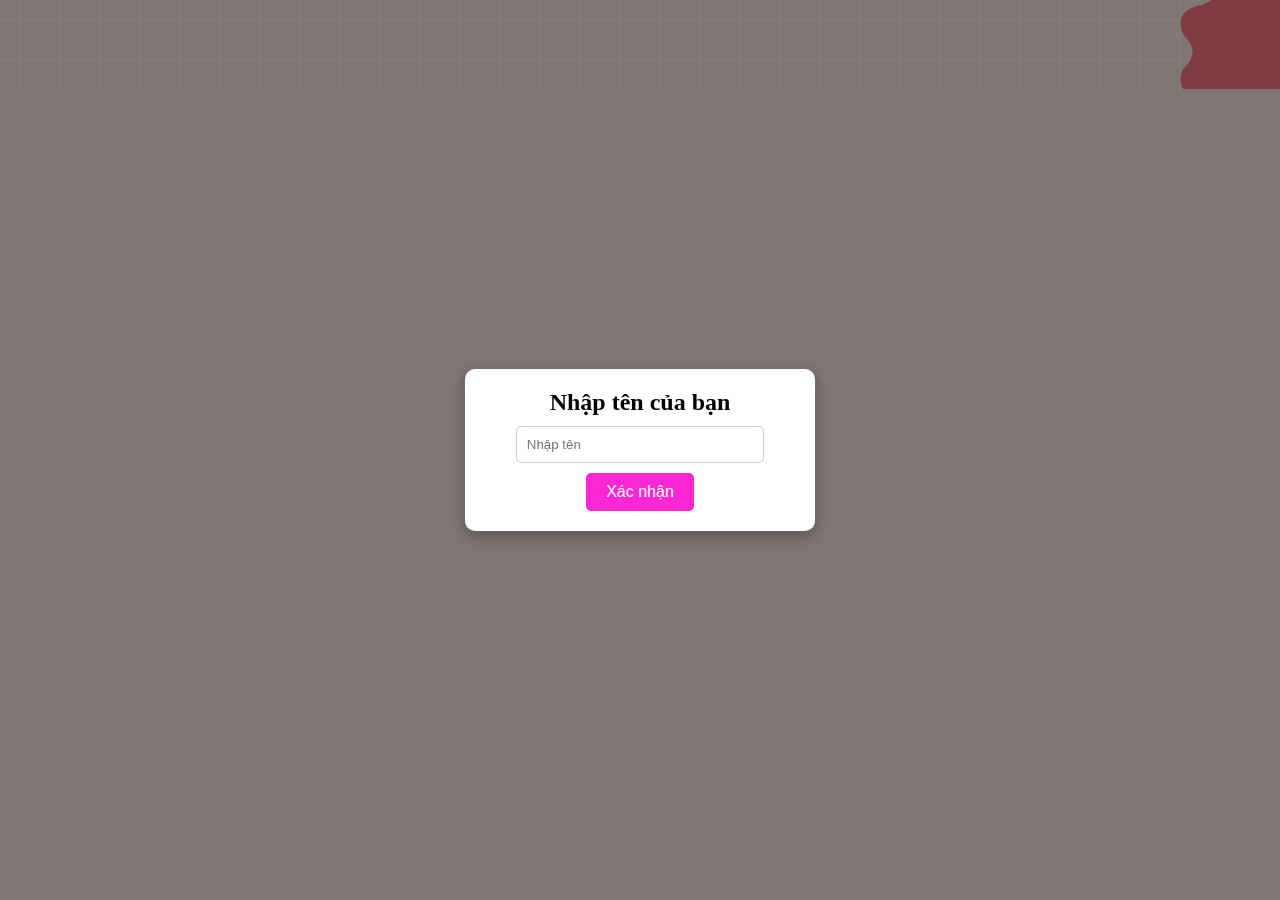
<file: index2.html>
<!DOCTYPE html>
<html lang="en">
<head>
    <meta charset="UTF-8">
    <meta name="viewport" content="width=device-width, initial-scale=1.0">
    <title>Happy birthday</title>
    <link rel="stylesheet" href="style.css">
    <link rel="stylesheet" href="https://cdnjs.cloudflare.com/ajax/libs/font-awesome/6.5.1/css/all.min.css" integrity="sha512-DTOQO9RWCH3ppGqcWaEA1BIZOC6xxalwEsw9c2QQeAIftl+Vegovlnee1c9QX4TctnWMn13TZye+giMm8e2LwA==" crossorigin="anonymous" referrerpolicy="no-referrer" />
    <script src="https://code.jquery.com/jquery-3.7.1.min.js" integrity="sha256-/JqT3SQfawRcv/BIHPThkBvs0OEvtFFmqPF/lYI/Cxo=" crossorigin="anonymous"></script>
</head>
<body>
    <div id="wrapper">
        <div id="nameModal" class="modal">
            <div class="modal-content">
                <h2>Nhập tên của bạn</h2>
                <input type="text" id="nameInput" placeholder="Nhập tên">
                <button id="submitName">Xác nhận</button>
            </div>
        </div>
        <div class="flag__birthday">
            <img src="./images/1.png" alt="" width="350" class="flag__left">
            <img src="./images/1.png" alt="" width="350" class="flag__right">
        </div>
        <div class="content" style="display:none;">
            <div class="left">
                <div class="title">
                    <h1 class="happy">
                        <span style="--t: 4s;">H</span>
                        <span style="--t: 4.2s;">a</span>
                        <span style="--t: 4.4s;">p</span>
                        <span style="--t: 4.6s;">p</span>
                        <span style="--t: 4.8s;">
                            y
                            <div class="hat">
                                <img src="./images/hat.png" alt="" width="130">
                            </div>
                        </span>
                    </h1>
                    <h1 class="birthday">
                        <span style="--t: 5s;">B</span>
                        <span style="--t: 5.2s;">i</span>
                        <span style="--t: 5.4s;">r</span>
                        <span style="--t: 5.6s;">t</span>
                        <span style="--t: 5.8s;">h</span>
                        <span style="--t: 6s;">d</span>
                        <span style="--t: 6.2s;">a</span>
                        <span style="--t: 6.4s;">y</span>
                    </h1>
                    
                </div>
                <div class="date__of__birth">
                    <span></span>
                </div>


                <div class="btn mail">
    <button id="btn__letter">
        típ nek <i class="fa-regular fa-envelope"></i>
    </button>
</div>

<script>
    document.getElementById("btn__letter").addEventListener("click", function() {
        window.location.href = "https://happybirthdaydeargift.vercel.app/?websiteId=68d53bebfa61bfebef237511"; 
    });
</script>


                
                <!-- <div class="boxMail">
            <i class="fa-solid fa-xmark"></i>
            <div class="boxMail-container">
                <div class="card1">
                    <div class="userImg">
                        <img style="position:relative; " src="cr.jpg" alt="">
                    </div>
                    <h3>Happy birthday</h3>
                    <div class="imageCute">
                        <img src="cute1.png" alt="">
                    </div>
                </div>
                <div class="card2">
                    <div class="card2-content">
                        <h3>Gủi tới Nhóc Ác</h3>
                        <h2>Hôm Nay Ngày Đặt Biệt Chúc Cô Bé Gặp Nhiều Mai Mắn . Thành Công Trong Con Đường Phía Trước Của Mình Mong Rằng Em Đủ Kiên Trì, Tự Tin Theo Đuổi Ước Mơ Của Mình . Đừng Quên Yêu Thương Bản Thân Và Những Người Xung Quanh Đặt Biệt Là ... 😜 Bớt Lì Lại Nói Không Bao Giờ Nghe 🥱</h2>
                        <h2>Happy Birthay Nhóc Ác 🥳🤗</h2>
                        <h2>Kí tên</h2>
                        <h2>Báo</h2> 
                        <div class="imageCute2">
                            <img src="cute2.png" alt="">
                         </div>
                    </div>
                </div>
            </div>
        </div> -->




            </div>
            <div class="right">
                <div class="box__account">
                    <div class="image">
                        <img style="position: relative; bottom:50px;" src="./images/cr.jpg" alt="">
                    </div>
                    <div class="name">
                        <i class="fa-solid fa-heart"></i>
                        <span> sinh nhật vui vẻ</span>
                        <i class="fa-solid fa-heart"></i>
                    </div>
                    <div class="balloon_one">
                        <img width="100px" src="./images/balloon1.png" alt="">
                    </div>
                    <div class="balloon_two">
                        <img width="100px" src="./images/balloon2.png" alt="">
                    </div>
                </div>
                <div class="cricle">
                    <div class="text__cricle">
                        <span style="--i: 1;">h</span>
                        <span style="--i: 2;">a</span>
                        <span style="--i: 3;">p</span>
                        <span style="--i: 4;">p</span>
                        <span style="--i: 5;">y</span>
                        <span style="--i: 6;">-</span>
                        <span style="--i: 7;">b</span>
                        <span style="--i: 8;">i</span>
                        <span style="--i: 9;">r</span>
                        <span style="--i: 10;">t</span>
                        <span style="--i: 11;">h</span>
                        <span style="--i: 12;">d</span>
                        <span style="--i: 13;">a</span>
                        <span style="--i: 14;">y</span>
                        <span style="--i: 15;">-</span>
                    </div>
                    <i class="fa-solid fa-heart"></i>
                </div>
                <span class="day">
                    
                </span>
                <span class="month"></span>
            </div>
        </div>
        <div class="decorate_star star1" style="--t: 15s;"></div>
        <div class="decorate_star star2" style="--t: 15.2s;"></div>
        <div class="decorate_star star3" style="--t: 15.4s;"></div>
        <div class="decorate_star star4" style="--t: 15.6s;"></div>
        <div class="decorate_star star5" style="--t: 15.8s;"></div>
        <div class="decorate_flower--one" style="--t: 15s;">
            <img width="20" src="./images/decorate_flower.png" alt="">
        </div>
        <div class="decorate_flower--two" style="--t: 15.3s;">
            <img width="20" src="./images/decorate_flower.png" alt="">
        </div>
        <div class="decorate_flower--three" style="--t: 15.6s;">
            <img width="20" src="./images/decorate_flower.png" alt="">
        </div>
        <div class="decorate_bottom">
            <img src="./images/decorate.png" alt="" width="100">
        </div>
        <div class="smiley__icon">
            <img src="./images/smiley_icon.png" alt="" width="100">
        </div>

        

        <div class="box__letter">
            <div class="letter__border">
                <div class="letter">
                    <div class="title__letter">
                    </div>
                    <div class="content__letter">
                        <div class="left">
                            <img id="heart__letter" src="./images/heart_letter.png" alt="">
                            <img class="heart heart_1" style="--t: 0.2s" width="20" src="./images/heart.png" alt="">
                            <img class="heart heart_2" style="--t: 0.4s" width="20" src="./images/heart.png" alt="">
                            <img class="heart heart_3" style="--t: 0.6s" width="20" src="./images/heart.png" alt="">
                            <img class="heart heart_4" style="--t: 0.8s" width="20" src="./images/heart.png" alt="">
                        </div>
                        <div class="right">
                            <div class="love__img">
                                <img src="./images/love.png" alt="" width="220">
                            </div>
                            <div class="text__letter">
                                 <p></p>
                            </div>
                            <img id="mewmew" width="80" src="./images/mewmew.gif" alt="">
                        </div>
                    </div>
                </div>
                <div class="close">
                    <i class="fa-solid fa-xmark"></i>
                </div>
            </div>
        </div>
    </div>
     <div id="rotateNotice">
    📱 Vui lòng xoay ngang màn hình để xem thiệp sinh nhật 💖
  </div>

  <!-- Wrapper gốc của bạn -->
  <div id="wrapper">
    <!-- 👉 Toàn bộ code gốc của bạn giữ nguyên trong đây 👈 -->
  </div>
</body>
<script>
    let datetxt = "16-9-2011";
    let datatxtletter = "";
    let titleLetter = " ";
    let charArrDate = datetxt.split('');
    let charArrDateLetter = datatxtletter.split('');
    let charArrTitle = titleLetter.split('');
    let currentIndex = 0;
    let currentIndexLetter = 0;
    let currentIndexTitle = 0;
    let date__of__birth = document.querySelector(".date__of__birth span");
    let text__letter = document.querySelector(".text__letter p");
    let userName = "";

    setTimeout(function(){
        timeDatetxt = setInterval(function(){
            if(currentIndex < charArrDate.length){
                date__of__birth.textContent += charArrDate[currentIndex];
                currentIndex++;
            }
            else{
                let i = document.createElement("i");
                i.className = "fa-solid fa-star"
                document.querySelector(".date__of__birth").prepend(i)
                document.querySelector(".date__of__birth").appendChild(i.cloneNode(true))
                clearInterval(timeDatetxt)
            }
        },100)
    },12000)

    var intervalContent;
    var intervalTitle;
    $("#btn__letter").on("click", function(){
        $(".box__letter").slideDown()
        setTimeout(function(){
            $(".letter__border").slideDown();
        },1000)
        setTimeout(function(){
            intervalTitle = setInterval(function(){
                if(currentIndexTitle < charArrTitle.length){
                    document.querySelector(".title__letter").textContent += charArrTitle[currentIndexTitle];
                    let i = document.createElement("i");
                    i.className = "fa-solid fa-heart"
                    document.querySelector(".title__letter").appendChild(i)
                    currentIndexTitle++;
                }
                else{
                    clearInterval(intervalTitle)
                }
            },100)
        },2000)
        setTimeout(function(){
            document.querySelector("#heart__letter").classList.add("animationOp");
            document.querySelector(".love__img").classList.add("animationOp");
            document.querySelector("#mewmew").classList.add("animationOp");
        },2800)
        setTimeout(function(){
            document.querySelectorAll(".heart").forEach((item)=>{
                item.classList.add("animation")
            })
        },3500)
        setTimeout(function(){
            intervalContent = setInterval(function(){
                if(currentIndexLetter < charArrDateLetter.length){
                    text__letter.textContent += charArrDateLetter[currentIndexLetter];
                    currentIndexLetter++;
                }
                else{
                    clearInterval(intervalContent)
                }
            },50)
        },6000)
    })
    $(".close").on("click", function(){
        clearInterval(intervalContent)
        document.querySelector(".title__letter").textContent = "";
        text__letter.textContent = "";
        currentIndexLetter = 0
        currentIndexTitle = 0
        document.querySelector("#heart__letter").classList.remove("animationOp");
        document.querySelector(".love__img").classList.remove("animationOp");
        document.querySelector("#mewmew").classList.remove("animationOp");
        document.querySelectorAll(".heart").forEach((item)=>{
                item.classList.remove("animation")
            })
        $(".box__letter").slideUp();
        $(".letter__border").slideUp();
    })

    function updateLetterContent() {
    userName = "Nguyen Pham Khanh My";
    
    datatxtletter = `Hôm nay ai đã bước sang tuổi mới rồi ta? Là bạn gái anh đúng không? 🫣 Chúc em tuổi 20 thật rực rỡ, tin tưởng và yêu thương bản thân mình, đạt được tất cả những gì em đã đặt ra mục tiêu nha 💕 Và sớm tìm được người yêu thương mình. Anh vẫn ở đây, đợi ngày em được hạnh phúc. Nên cứ yên tâm mà lựa chọn người cho tốt, phù hợp với em. Anh vẫn thích em, dù tụi mình có thế nào đi nữa :33`;// chỉ dc 315 kí tự
    charArrTitle = titleLetter.split('');
    charArrDateLetter = charArrTitle.concat(datatxtletter.split(''));
}

$(document).ready(function() {
    // Tự động gán tên và cập nhật nội dung khi trang load
    updateLetterContent();
    $('#nameModal').hide(); // Ẩn khung nhập tên nếu có
    $('.content').show();   // Hiển thị nội dung chính
});

    //mobile

    function mobile(){
        const app = {
            timeout: function(txt, dom){
                let currentIndex = 0;
                let charArr = txt.split('')
                intervalMobile = setInterval(function(){
                    if(currentIndex < charArr.length){
                        dom.textContent += charArr[currentIndex];
                        currentIndex++;
                    }
                    else{
                        clearInterval(intervalMobile)
                    }
                },200)
            }
        }
        return app
    }
    const fcMobile = mobile()
    if(window.innerWidth < 768){
        setTimeout(()=>{
            fcMobile.timeout("26", document.querySelector(".day"))
        },5000)
        setTimeout(()=>{
            fcMobile.timeout("10", document.querySelector(".month"))
        },6000)
    }
    
</script>

<script>
    window.onload = function() {  
        var audio = document.getElementById('myAudio');  
        audio.play().catch(function(error) {  
            console.log("Không thể tự động phát âm thanh: ", error);  
        });  
    };  

</script>

<audio id="myAudio" loop autoplay>  
<source src="./index2.mp3" type="audio/mpeg">  
</audio> 


<script>
    document.addEventListener('mousemove', function(e){
        let body = document.querySelector('body');
        let heart = document.createElement('span');
        let x = e.offsetX;
        let y = e.offsetY;
        heart.style.left = x+'px';
        heart.style.top = y+'px';

        let size = Math.random() * 10;
        heart.style.width = 4 * size+'px';
        heart.style.height = 4 * size+'px';


        let transformValue = Math.random() * 360;
        heart.style.transform = 'rotate('+ transformValue +'deg)';

        body.appendChild(heart);

        setTimeout(function(){
            heart.remove();
        },1000)
    })


    let mailBox = document.querySelector('.mail')
    let boxmail = document.querySelector('.boxMail')
    var close = document.querySelector('.fa-xmark')
    mailBox.onclick = function(){
        mailBox.classList.toggle('active')
        boxmail.classList.add('active')
    }

    close.addEventListener('click', function(){
        boxmail.classList.remove('active')
    })
</script>

</html>
</file>
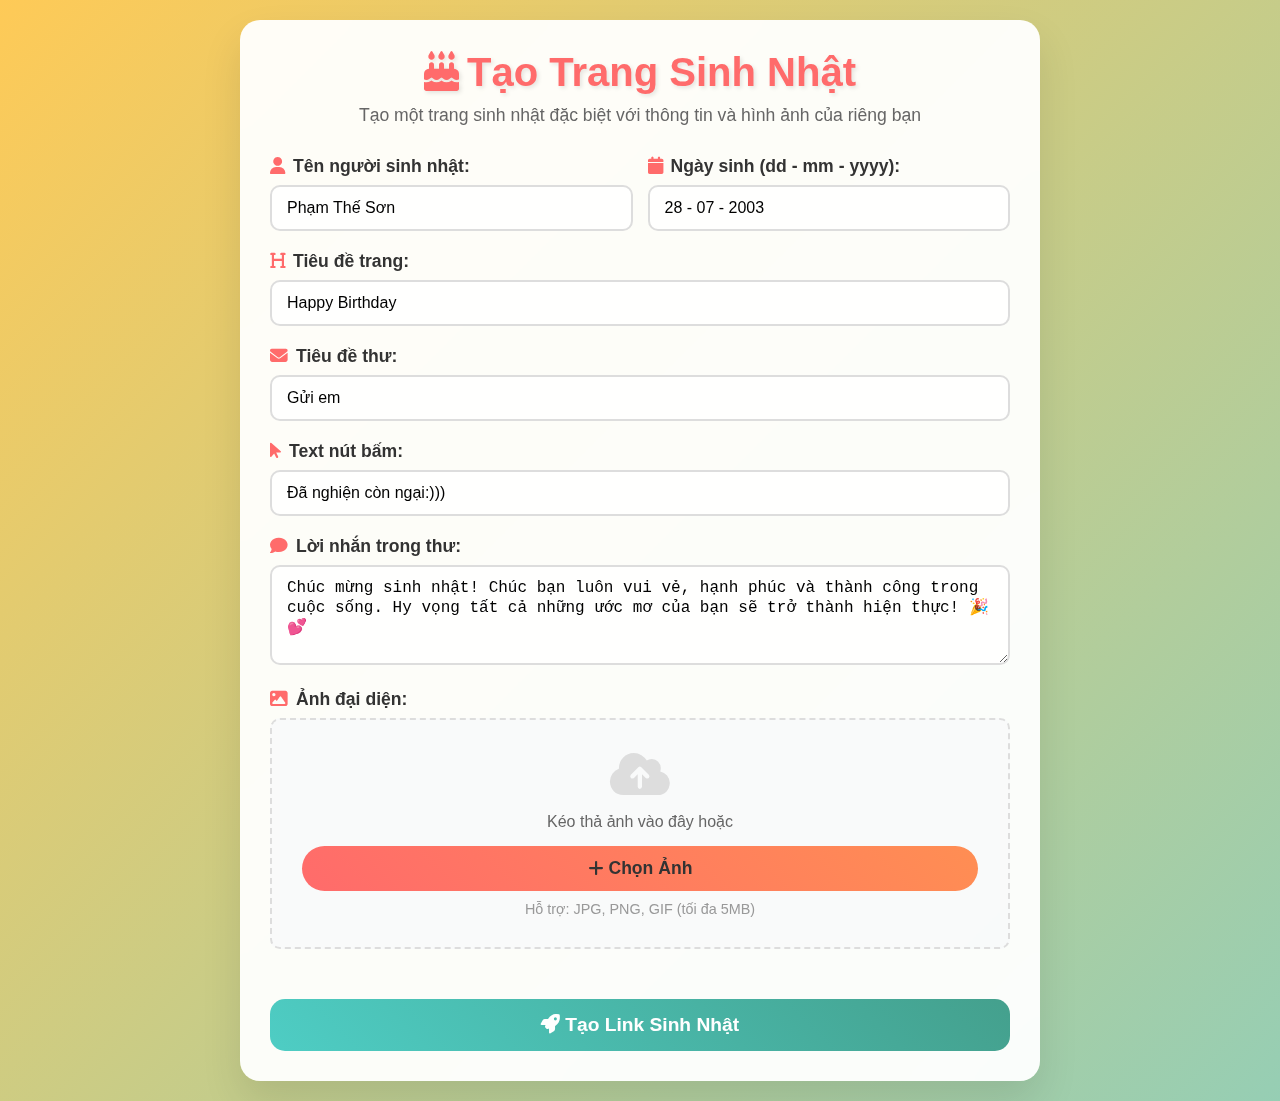
<file: náp.html>
<!DOCTYPE html>
<html lang="vi">

<head>
    <meta charset="UTF-8">
    <meta name="viewport" content="width=device-width, initial-scale=1.0">
    <title>Tạo Trang Sinh Nhật</title>
    <link rel="stylesheet" href="https://cdnjs.cloudflare.com/ajax/libs/font-awesome/6.5.1/css/all.min.css">
    <style>
        * {
            margin: 0;
            padding: 0;
            box-sizing: border-box;
        }

        body {
            font-family: 'Arial', sans-serif;
            background: linear-gradient(-45deg, #ff6b6b, #4ecdc4, #45b7d1, #96ceb4, #feca57);
            background-size: 400% 400%;
            animation: gradientAnimation 15s ease infinite;
            min-height: 100vh;
            padding: 20px;
        }

        @keyframes gradientAnimation {
            0% {
                background-position: 0% 50%;
            }

            50% {
                background-position: 100% 50%;
            }

            100% {
                background-position: 0% 50%;
            }
        }

        .container {
            max-width: 800px;
            margin: 0 auto;
            background: rgba(255, 255, 255, 0.95);
            border-radius: 20px;
            padding: 30px;
            box-shadow: 0 20px 40px rgba(0, 0, 0, 0.1);
            backdrop-filter: blur(10px);
        }

        .header {
            text-align: center;
            margin-bottom: 30px;
        }

        .header h1 {
            color: #ff6b6b;
            font-size: 2.5rem;
            margin-bottom: 10px;
            text-shadow: 2px 2px 4px rgba(0, 0, 0, 0.1);
        }

        .header p {
            color: #666;
            font-size: 1.1rem;
        }

        .form-group {
            margin-bottom: 20px;
        }

        .form-group label {
            display: block;
            margin-bottom: 8px;
            font-weight: bold;
            color: #333;
            font-size: 1.1rem;
        }

        .form-group input,
        .form-group textarea {
            width: 100%;
            padding: 12px 15px;
            border: 2px solid #ddd;
            border-radius: 10px;
            font-size: 1rem;
            transition: all 0.3s ease;
            background: rgba(255, 255, 255, 0.8);
        }

        .form-group input:focus,
        .form-group textarea:focus {
            outline: none;
            border-color: #ff6b6b;
            box-shadow: 0 0 10px rgba(255, 107, 107, 0.3);
        }

        .form-group textarea {
            resize: vertical;
            min-height: 100px;
        }

        .upload-section {
            border: 2px dashed #ddd;
            border-radius: 10px;
            padding: 30px;
            text-align: center;
            transition: all 0.3s ease;
            background: rgba(248, 249, 250, 0.8);
        }

        .upload-section:hover {
            border-color: #ff6b6b;
            background: rgba(255, 107, 107, 0.05);
        }

        .upload-section.dragover {
            border-color: #ff6b6b;
            background: rgba(255, 107, 107, 0.1);
        }

        #imageUpload {
            display: none;
        }

        .upload-btn {
            display: inline-block;
            padding: 12px 24px;
            background: linear-gradient(45deg, #ff6b6b, #ff8e53);
            color: white;
            border: none;
            border-radius: 25px;
            cursor: pointer;
            font-size: 1rem;
            font-weight: bold;
            transition: all 0.3s ease;
            text-decoration: none;
        }

        .upload-btn:hover {
            transform: translateY(-2px);
            box-shadow: 0 5px 15px rgba(255, 107, 107, 0.4);
        }

        .preview-container {
            margin-top: 20px;
            text-align: center;
        }

        .preview-image {
            max-width: 200px;
            max-height: 200px;
            border-radius: 50%;
            border: 4px solid #ff6b6b;
            box-shadow: 0 5px 15px rgba(0, 0, 0, 0.2);
        }

        .submit-btn {
            width: 100%;
            padding: 15px;
            background: linear-gradient(45deg, #4ecdc4, #44a08d);
            color: white;
            border: none;
            border-radius: 15px;
            font-size: 1.2rem;
            font-weight: bold;
            cursor: pointer;
            transition: all 0.3s ease;
            margin-top: 20px;
        }

        .submit-btn:hover {
            transform: translateY(-3px);
            box-shadow: 0 8px 25px rgba(76, 205, 196, 0.4);
        }

        .preview-section {
            margin-top: 30px;
            padding: 20px;
            background: rgba(248, 249, 250, 0.8);
            border-radius: 15px;
            border: 2px solid #ddd;
        }

        .preview-section h3 {
            color: #4ecdc4;
            margin-bottom: 15px;
            text-align: center;
        }

        .preview-content {
            background: white;
            padding: 20px;
            border-radius: 10px;
            box-shadow: 0 2px 10px rgba(0, 0, 0, 0.1);
        }

        .form-row {
            display: flex;
            gap: 15px;
        }

        .form-row .form-group {
            flex: 1;
        }

        .icon {
            color: #ff6b6b;
            margin-right: 8px;
        }

        .buttons-section {
            display: flex;
            gap: 15px;
            margin-top: 30px;
        }

        .back-btn {
            flex: 1;
            padding: 15px;
            background: linear-gradient(45deg, #6c757d, #5a6268);
            color: white;
            border: none;
            border-radius: 15px;
            font-size: 1.1rem;
            font-weight: bold;
            cursor: pointer;
            transition: all 0.3s ease;
            text-decoration: none;
            text-align: center;
            display: block;
        }

        .back-btn:hover {
            transform: translateY(-2px);
            box-shadow: 0 5px 15px rgba(108, 117, 125, 0.4);
        }

        @media (max-width: 768px) {
            .container {
                margin: 10px;
                padding: 20px;
            }

            .header h1 {
                font-size: 2rem;
            }

            .form-row {
                flex-direction: column;
                gap: 0;
            }

            .buttons-section {
                flex-direction: column;
            }
        }
    </style>
</head>

<body>
    <div class="container">
        <div class="header">
            <h1><i class="fas fa-birthday-cake icon"></i>Tạo Trang Sinh Nhật</h1>
            <p>Tạo một trang sinh nhật đặc biệt với thông tin và hình ảnh của riêng bạn</p>
        </div>

        <form id="birthdayForm">
            <div class="form-row">
                <div class="form-group">
                    <label for="name"><i class="fas fa-user icon"></i>Tên người sinh nhật:</label>
                    <input type="text" id="name" name="name" value="Phạm Thế Sơn" required>
                </div>

                <div class="form-group">
                    <label for="date"><i class="fas fa-calendar icon"></i>Ngày sinh (dd - mm - yyyy):</label>
                    <input type="text" id="date" name="date" value="28 - 07 - 2003" placeholder="28 - 07 - 2003" required>
                </div>
            </div>

            <div class="form-group">
                <label for="title"><i class="fas fa-heading icon"></i>Tiêu đề trang:</label>
                <input type="text" id="title" name="title" value="Happy Birthday" required>
            </div>

            <div class="form-group">
                <label for="letterTitle"><i class="fas fa-envelope icon"></i>Tiêu đề thư:</label>
                <input type="text" id="letterTitle" name="letterTitle" value="Gửi em" required>
            </div>

            <div class="form-group">
                <label for="buttonText"><i class="fas fa-mouse-pointer icon"></i>Text nút bấm:</label>
                <input type="text" id="buttonText" name="buttonText" value="Đã nghiện còn ngại:)))" required>
            </div>

            <div class="form-group">
                <label for="message"><i class="fas fa-comment icon"></i>Lời nhắn trong thư:</label>
                <textarea id="message" name="message" placeholder="Viết lời chúc sinh nhật của bạn ở đây..." required>Chúc mừng sinh nhật! Chúc bạn luôn vui vẻ, hạnh phúc và thành công trong cuộc sống. Hy vọng tất cả những ước mơ của bạn sẽ trở thành hiện thực! 🎉💕</textarea>
            </div>



            <div class="form-group">
                <label><i class="fas fa-image icon"></i>Ảnh đại diện:</label>
                <div class="upload-section" id="uploadSection">
                    <i class="fas fa-cloud-upload-alt" style="font-size: 3rem; color: #ddd; margin-bottom: 15px;"></i>
                    <p style="margin-bottom: 15px; color: #666;">Kéo thả ảnh vào đây hoặc</p>
                    <label for="imageUpload" class="upload-btn">
                        <i class="fas fa-plus"></i> Chọn Ảnh
                    </label>
                    <input type="file" id="imageUpload" accept="image/*">
                    <p style="margin-top: 10px; font-size: 0.9rem; color: #999;">
                        Hỗ trợ: JPG, PNG, GIF (tối đa 5MB)
                    </p>
                </div>
                <div class="preview-container" id="previewContainer" style="display: none;">
                    <img id="previewImage" class="preview-image" alt="Preview">
                    <p style="margin-top: 10px;">
                        <button type="button" class="upload-btn" onclick="removeImage()">
                            <i class="fas fa-trash"></i> Xóa ảnh
                        </button>
                    </p>
                </div>
            </div>

            <div class="buttons-section">

                <button type="submit" class="submit-btn">
                    <i class="fas fa-rocket"></i> Tạo Link Sinh Nhật
                </button>
            </div>
        </form>

        <div id="result" class="result" style="display: none;">
            <h3><i class="fas fa-check-circle" style="color: #4ecdc4;"></i> Link đã được tạo thành công!</h3>

            <div class="link-container">
                <div class="generated-link" id="generatedLink"></div>
            </div>

            <div style="text-align: center; margin-top: 15px;">
                <button class="btn-copy" onclick="copyLink()">
                    <i class="fas fa-copy"></i> Sao chép link
                </button>
                <button class="btn-open" onclick="openWebsite()">
                    <i class="fas fa-external-link-alt"></i> Mở website
                </button>
                <button class="btn-qr" onclick="generateQR()">
                    <i class="fas fa-qrcode"></i> Tạo QR trái tim
                </button>
            </div>

            <div class="preview-result">
                <h4><i class="fas fa-eye"></i> Xem trước nội dung:</h4>
                <div class="preview-result-text" id="previewResultText"></div>
            </div>

            <div id="qrSection" class="qr-section" style="display: none;">
                <h4><i class="fas fa-heart" style="color: #ff69b4;"></i> QR Code Trái Tim:</h4>
                <div class="qr-container">
                    <!-- QR image will be dynamically inserted here -->
                </div>
                <div style="text-align: center; margin-top: 15px;">
                    <button class="btn-download" onclick="downloadQR()">
                        <i class="fas fa-download"></i> Tải QR về máy
                    </button>
                </div>
            </div>
        </div>



        <style>
            .result {
                margin-top: 30px;
                padding: 25px;
                background: linear-gradient(45deg, #4ecdc4, #44a08d);
                border-radius: 15px;
                color: white;
                animation: slideIn 0.6s ease-out;
            }

            @keyframes slideIn {
                from {
                    opacity: 0;
                    transform: translateY(20px);
                }

                to {
                    opacity: 1;
                    transform: translateY(0);
                }
            }

            .result h3 {
                text-align: center;
                margin-bottom: 20px;
                font-size: 1.5rem;
            }

            .link-container {
                background: rgba(255, 255, 255, 0.2);
                padding: 15px;
                border-radius: 10px;
                margin-bottom: 20px;
                word-break: break-all;
            }

            .generated-link {
                font-family: monospace;
                font-size: 0.9rem;
                line-height: 1.4;
            }

            .btn-copy,
            .btn-open {
                background: rgba(255, 255, 255, 0.2);
                color: white;
                border: 2px solid rgba(255, 255, 255, 0.3);
                padding: 12px 20px;
                border-radius: 25px;
                cursor: pointer;
                margin: 5px;
                font-weight: bold;
                transition: all 0.3s ease;
            }

            .btn-qr {
                background: linear-gradient(45deg, #ff69b4, #ff1493);
                color: white;
                border: 2px solid rgba(255, 255, 255, 0.3);
                padding: 12px 20px;
                border-radius: 25px;
                cursor: pointer;
                margin: 5px;
                font-weight: bold;
                transition: all 0.3s ease;
                box-shadow: 0 2px 8px rgba(255, 105, 180, 0.3);
            }

            .btn-qr:hover {
                background: linear-gradient(45deg, #ff1493, #dc143c);
                transform: translateY(-2px);
                box-shadow: 0 5px 15px rgba(255, 20, 147, 0.5);
            }

            .btn-download {
                background: linear-gradient(45deg, #ff69b4, #ff1493);
                color: white;
                border: none;
                padding: 12px 24px;
                border-radius: 25px;
                cursor: pointer;
                font-weight: bold;
                transition: all 0.3s ease;
            }

            .btn-copy:hover,
            .btn-open:hover,
            .btn-download:hover {
                background: rgba(255, 255, 255, 0.3);
                transform: translateY(-2px);
                box-shadow: 0 5px 15px rgba(0, 0, 0, 0.2);
            }

            .qr-section {
                margin-top: 20px;
                padding: 20px;
                background: rgba(255, 255, 255, 0.1);
                border-radius: 10px;
                border: 2px solid #ff69b4;
            }

            .qr-section h4 {
                margin-bottom: 15px;
                color: #fff;
                text-align: center;
            }

            .qr-container {
                display: flex;
                justify-content: center;
                margin: 20px 0;
                padding: 20px;
                background: white;
                border-radius: 15px;
                box-shadow: 0 5px 15px rgba(0, 0, 0, 0.2);
            }

            #qrCanvas {
                border-radius: 15px;
                background: white;
            }

            .preview-result {
                margin-top: 20px;
                padding: 20px;
                background: rgba(255, 255, 255, 0.1);
                border-radius: 10px;
            }

            .preview-result h4 {
                margin-bottom: 15px;
                color: #fff;
            }

            .preview-result-text {
                background: rgba(255, 255, 255, 0.9);
                color: #333;
                padding: 15px;
                border-radius: 8px;
                font-size: 0.95rem;
                line-height: 1.6;
            }

            @media (max-width: 768px) {

                .btn-copy,
                .btn-open,
                .btn-qr,
                .btn-download {
                    display: block;
                    width: 100%;
                    margin: 5px 0;
                }

                #qrImage {
                    width: 250px !important;
                    height: 250px !important;
                }

                .qr-container {
                    padding: 15px;
                }
            }

            @keyframes heartPulse {

                0%,
                100% {
                    transform: scale(1);
                    opacity: 0.8;
                }

                50% {
                    transform: scale(1.2);
                    opacity: 1;
                }
            }

            @keyframes heartBeat {

                0%,
                100% {
                    transform: scale(1);
                    filter: brightness(1);
                }

                50% {
                    transform: scale(1.05);
                    filter: brightness(1.1);
                }
            }

            @keyframes floatHeart {

                0%,
                100% {
                    transform: translate(-50%, -50%) translateY(0px) scale(1);
                    opacity: 0.7;
                }

                25% {
                    transform: translate(-50%, -50%) translateY(-10px) scale(1.1);
                    opacity: 1;
                }

                75% {
                    transform: translate(-50%, -50%) translateY(5px) scale(0.9);
                    opacity: 0.8;
                }
            }
        </style>
    </div>

    <script>
        let selectedImage = null;
        
        // Update preview when inputs change
        document.addEventListener('DOMContentLoaded', function() {
            const inputs = ['name', 'date', 'title', 'letterTitle', 'buttonText'];
            
            inputs.forEach(input => {
                document.getElementById(input).addEventListener('input', function() {
                    document.getElementById('preview' + input.charAt(0).toUpperCase() + input.slice(1)).textContent = this.value;
                });
            });
            
            // Check QR library availability
            checkQRLibrary();
        });
        
        function checkQRLibrary() {
            if (typeof QRCode === 'undefined') {
                console.log('QRCode library not found on page load, will load when needed');
            } else {
                console.log('QRCode library is available');
            }
        }

        // Image upload handling
        const imageUpload = document.getElementById('imageUpload');
        const uploadSection = document.getElementById('uploadSection');
        const previewContainer = document.getElementById('previewContainer');
        const previewImage = document.getElementById('previewImage');

        // File input change
        imageUpload.addEventListener('change', function(e) {
            handleImageFile(e.target.files[0]);
        });

        // Drag and drop
        uploadSection.addEventListener('dragover', function(e) {
            e.preventDefault();
            uploadSection.classList.add('dragover');
        });

        uploadSection.addEventListener('dragleave', function(e) {
            e.preventDefault();
            uploadSection.classList.remove('dragover');
        });

        uploadSection.addEventListener('drop', function(e) {
            e.preventDefault();
            uploadSection.classList.remove('dragover');
            
            const files = e.dataTransfer.files;
            if (files.length > 0) {
                handleImageFile(files[0]);
            }
        });

        function handleImageFile(file) {
            if (!file) return;
            
            // Validate file type
            if (!file.type.startsWith('image/')) {
                alert('Vui lòng chọn file ảnh hợp lệ!');
                return;
            }
            
            // Validate file size (5MB max)
            if (file.size > 5 * 1024 * 1024) {
                alert('Ảnh quá lớn! Vui lòng chọn ảnh nhỏ hơn 5MB.');
                return;
            }

            const reader = new FileReader();
            reader.onload = function(e) {
                // Compress image before storing
                compressImage(e.target.result, function(compressedImage) {
                    selectedImage = compressedImage;
                    previewImage.src = selectedImage;
                    uploadSection.style.display = 'none';
                    previewContainer.style.display = 'block';
                });
            };
            reader.readAsDataURL(file);
        }

        function compressImage(base64, callback, quality = 0.3, maxWidth = 200) {
            const img = new Image();
            img.onload = function() {
                const canvas = document.createElement('canvas');
                const ctx = canvas.getContext('2d');
                
                // Calculate new dimensions (keep aspect ratio)
                let { width, height } = img;
                if (width > height) {
                    if (width > maxWidth) {
                        height = (height * maxWidth) / width;
                        width = maxWidth;
                    }
                } else {
                    if (height > maxWidth) {
                        width = (width * maxWidth) / height;
                        height = maxWidth;
                    }
                }
                
                canvas.width = width;
                canvas.height = height;
                
                // Draw and compress
                ctx.drawImage(img, 0, 0, width, height);
                const compressedBase64 = canvas.toDataURL('image/jpeg', quality);
                
                console.log('Original size:', base64.length, 'Compressed size:', compressedBase64.length);
                callback(compressedBase64);
            };
            img.src = base64;
        }

        function removeImage() {
            selectedImage = null;
            previewImage.src = '';
            uploadSection.style.display = 'block';
            previewContainer.style.display = 'none';
            imageUpload.value = '';
        }

        // Form submission
        document.getElementById('birthdayForm').addEventListener('submit', function(e) {
            e.preventDefault();
            
            const formData = new FormData(this);
            const data = Object.fromEntries(formData.entries());
            
            // Create a short ID for this data set
            const shortId = generateShortId();
            
            // Store all data with the short ID
            const birthdayData = {
                name: data.name,
                date: data.date,
                title: data.title,
                letterTitle: data.letterTitle,
                buttonText: data.buttonText,
                message: data.message,
                profileImage: selectedImage
            };
            
            // Store in localStorage with short ID
            localStorage.setItem(`birthday_${shortId}`, JSON.stringify(birthdayData));
            
            // Get current domain and generate full URL (only home.html)
            const currentDomain = window.location.origin + window.location.pathname.replace('/create.html', '');
            const birthdayUrl = `${currentDomain}home.html?id=${shortId}`;
            
            // Display result with single link
            document.getElementById('generatedLink').innerHTML = `
                <strong>Link trang sinh nhật:</strong><br>
                <a href="${birthdayUrl}" target="_blank">${birthdayUrl}</a>
            `;
            document.getElementById('result').style.display = 'block';
            
            // Calculate and show link size
            const linkSize = birthdayUrl.length;
            const linkSizeKB = (linkSize / 1024).toFixed(1);
            
            // Create preview text
            const previewHTML = `
                <strong>Link trang sinh nhật:</strong> ${birthdayUrl} (${linkSizeKB}KB)<br>
                <strong>ID:</strong> ${shortId}<br>
                <strong>Tên:</strong> ${data.name}<br>
                <strong>Ngày sinh:</strong> ${data.date}<br>
                <strong>Tiêu đề:</strong> ${data.title}<br>
                <strong>Tiêu đề thư:</strong> ${data.letterTitle}<br>
                <strong>Text nút:</strong> ${data.buttonText}<br>
                <strong>Lời nhắn:</strong> ${data.message.substring(0, 100)}${data.message.length > 100 ? '...' : ''}<br>
                <strong>Ảnh:</strong> ${selectedImage ? 'Đã nén và tối ưu' : 'Chưa chọn ảnh'}
            `;
            
            document.getElementById('previewResultText').innerHTML = previewHTML;
            
            // Scroll to result
            document.getElementById('result').scrollIntoView({ 
                behavior: 'smooth', 
                block: 'nearest' 
            });
        });

        // Generate short ID (6 characters)
        function generateShortId() {
            const chars = 'ABCDEFGHIJKLMNOPQRSTUVWXYZabcdefghijklmnopqrstuvwxyz0123456789';
            let result = '';
            for (let i = 0; i < 6; i++) {
                result += chars.charAt(Math.floor(Math.random() * chars.length));
            }
            return result;
        }

        let generatedURL = '';

        function copyLink() {
            // Get the stored URL
            const currentDomain = window.location.origin + window.location.pathname.replace('/create.html', '');
            const shortId = document.getElementById('previewResultText').innerHTML.match(/ID:<\/strong> (\w+)/)[1];
            const birthdayUrl = `${currentDomain}/home.html?id=${shortId}`;
            
            navigator.clipboard.writeText(birthdayUrl).then(() => {
                const btn = document.querySelector('.btn-copy');
                const originalText = btn.innerHTML;
                btn.innerHTML = '<i class="fas fa-check"></i> Đã sao chép link!';
                btn.style.background = 'rgba(76, 175, 80, 0.3)';
                
                setTimeout(() => {
                    btn.innerHTML = originalText;
                    btn.style.background = 'rgba(255, 255, 255, 0.2)';
                }, 2000);
            }).catch(() => {
                // Fallback for older browsers
                const textArea = document.createElement('textarea');
                textArea.value = birthdayUrl;
                document.body.appendChild(textArea);
                textArea.select();
                document.execCommand('copy');
                document.body.removeChild(textArea);
                alert('Link đã được sao chép!');
            });
        }

        function openWebsite() {
            // Get the stored URL
            const currentDomain = window.location.origin + window.location.pathname.replace('/create.html', '');
            const shortId = document.getElementById('previewResultText').innerHTML.match(/ID:<\/strong> (\w+)/)[1];
            const birthdayUrl = `${currentDomain}/home.html?id=${shortId}`;
            
            // Open the URL in new tab
            window.open(birthdayUrl, '_blank');
        }

        // QR Code functions using QR Server API
        function generateQR() {
            // Get the stored URL
            const currentDomain = window.location.origin + window.location.pathname.replace('/create.html', '');
            const shortId = document.getElementById('previewResultText').innerHTML.match(/ID:<\/strong> (\w+)/)[1];
            const birthdayUrl = `${currentDomain}/home.html?id=${shortId}`;
            
            console.log('Generating QR for URL:', birthdayUrl);
            
            // Show loading state
            const qrBtn = document.querySelector('.btn-qr');
            const originalText = qrBtn.innerHTML;
            qrBtn.innerHTML = '<i class="fas fa-spinner fa-spin"></i> Đang tạo...';
            qrBtn.disabled = true;
            
            // Generate QR for the URL
            generateQRWithAPI(birthdayUrl, qrBtn, originalText);
        }
        
        function generateQRWithAPI(url, qrBtn, originalText) {
            console.log('Starting QR generation with API...');
            
            // Encode the URL properly
            const encodedUrl = encodeURIComponent(url);
            
            // Create regular QR first with high error correction
            const qrApiUrl = `https://api.qrserver.com/v1/create-qr-code/?size=400x400&data=${encodedUrl}&color=ff0000&bgcolor=ffffff&format=png&ecc=H&qzone=2`;
            
            console.log('QR API URL:', qrApiUrl);
            
            // Get the QR container and clear existing content
            const qrContainer = document.querySelector('.qr-container');
            qrContainer.innerHTML = '';
            
            // Create heart-shaped background container
            const heartContainer = document.createElement('div');
            heartContainer.style.position = 'relative';
            heartContainer.style.display = 'inline-block';
            heartContainer.style.width = '400px';
            heartContainer.style.height = '400px';
            
            // Create heart-shaped background using CSS
            const heartBg = document.createElement('div');
            heartBg.style.position = 'absolute';
            heartBg.style.top = '0';
            heartBg.style.left = '0';
            heartBg.style.width = '100%';
            heartBg.style.height = '100%';
            heartBg.style.background = '#ff0000';
            heartBg.style.clipPath = 'path("M200,350 C200,350 25,250 25,150 C25,100 75,50 125,50 C150,50 175,62.5 200,87.5 C225,62.5 250,50 275,50 C325,50 375,100 375,150 C375,250 200,350 200,350Z")';
            heartBg.style.zIndex = '1';
            
            // Create QR image
            const qrImg = document.createElement('img');
            qrImg.id = 'qrImage';
            qrImg.style.position = 'absolute';
            qrImg.style.top = '50%';
            qrImg.style.left = '50%';
            qrImg.style.transform = 'translate(-50%, -50%)';
            qrImg.style.width = '280px';
            qrImg.style.height = '280px';
            qrImg.style.zIndex = '2';
            qrImg.style.background = 'white';
            qrImg.style.padding = '10px';
            qrImg.style.borderRadius = '15px';
            qrImg.style.boxShadow = '0 5px 15px rgba(0, 0, 0, 0.2)';
            
            // Handle successful load
            qrImg.onload = function() {
                console.log('Heart-styled QR image loaded successfully');
                
                // Reset button state
                qrBtn.innerHTML = originalText;
                qrBtn.disabled = false;
                
                // Add floating hearts animation
                addFloatingHearts(heartContainer);
                
                // Show QR section
                document.getElementById('qrSection').style.display = 'block';
                
                // Scroll to QR section
                document.getElementById('qrSection').scrollIntoView({ 
                    behavior: 'smooth', 
                    block: 'nearest' 
                });
            };
            
            // Handle error - fallback to regular heart-styled QR
            qrImg.onerror = function() {
                console.log('QR API error, using fallback');
                
                // Fallback URL 
                const fallbackUrl = `https://api.qrserver.com/v1/create-qr-code/?size=300x300&data=${encodedUrl}&color=ff0000&bgcolor=ffffff&format=png&ecc=H`;
                
                qrImg.src = fallbackUrl;
                qrImg.style.width = '250px';
                qrImg.style.height = '250px';
                
                qrImg.onload = function() {
                    qrBtn.innerHTML = originalText;
                    qrBtn.disabled = false;
                    
                    document.getElementById('qrSection').style.display = 'block';
                    document.getElementById('qrSection').scrollIntoView({ 
                        behavior: 'smooth', 
                        block: 'nearest' 
                    });
                };
                
                qrImg.onerror = function() {
                    console.error('Failed to load QR image');
                    qrBtn.innerHTML = originalText;
                    qrBtn.disabled = false;
                    alert('Không thể tạo QR code. Vui lòng thử lại sau.');
                };
            };
            
            // Set the QR API URL as source
            qrImg.src = qrApiUrl;
            qrImg.alt = 'QR Code Trái Tim';
            
            // Add components to heart container
            heartContainer.appendChild(heartBg);
            heartContainer.appendChild(qrImg);
            qrContainer.appendChild(heartContainer);
        }

        function addFloatingHearts(container) {
            // Create floating hearts around the QR
            const floatingHearts = ['💖', '💕', '💝', '💗', '❤️', '💞'];
            
            for (let i = 0; i < 8; i++) {
                const heart = document.createElement('div');
                heart.textContent = floatingHearts[i % floatingHearts.length];
                heart.style.position = 'absolute';
                heart.style.fontSize = '20px';
                heart.style.color = '#ff69b4';
                heart.style.zIndex = '15';
                heart.style.pointerEvents = 'none';
                
                // Random positioning around the heart
                const angle = (360 / 8) * i;
                const radius = 180;
                const x = Math.cos(angle * Math.PI / 180) * radius;
                const y = Math.sin(angle * Math.PI / 180) * radius;
                
                heart.style.left = `calc(50% + ${x}px)`;
                heart.style.top = `calc(50% + ${y}px)`;
                heart.style.transform = 'translate(-50%, -50%)';
                heart.style.animation = `floatHeart 3s ease-in-out infinite ${i * 0.3}s`;
                
                container.appendChild(heart);
            }
        }

        function addHeartDecorationsToImg(qrImg) {
            // Create a wrapper div for the QR image with heart decorations
            const wrapper = document.createElement('div');
            wrapper.style.position = 'relative';
            wrapper.style.display = 'inline-block';
            
            // Style the QR image
            qrImg.style.display = 'block';
            
            // Create heart decorations
            const hearts = ['💖', '💕', '💝', '💗'];
            const positions = [
                { top: '-10px', left: '-10px' },
                { top: '-10px', right: '-10px' },
                { bottom: '-10px', left: '-10px' },
                { bottom: '-10px', right: '-10px' }
            ];
            
            positions.forEach((pos, index) => {
                const heart = document.createElement('div');
                heart.textContent = hearts[index % hearts.length];
                heart.style.position = 'absolute';
                heart.style.fontSize = '24px';
                heart.style.zIndex = '10';
                heart.style.filter = 'drop-shadow(0 2px 4px rgba(0,0,0,0.3))';
                heart.style.animation = `heartPulse 2s ease-in-out infinite ${index * 0.5}s`;
                
                Object.assign(heart.style, pos);
                wrapper.appendChild(heart);
            });
            
            // Replace the img with the wrapper
            const parent = qrImg.parentNode;
            wrapper.appendChild(qrImg);
            parent.appendChild(wrapper);
        }

        function downloadQR() {
            const qrImg = document.getElementById('qrImage');
            
            if (!qrImg) {
                alert('QR code chưa được tạo. Vui lòng tạo QR trước.');
                return;
            }
            
            // Create a canvas to create heart-background QR download
            const canvas = document.createElement('canvas');
            const ctx = canvas.getContext('2d');
            canvas.width = 400;
            canvas.height = 400;
            
            // Create a new image to ensure it's loaded
            const img = new Image();
            img.crossOrigin = 'anonymous';
            
            img.onload = function() {
                // Fill white background
                ctx.fillStyle = '#ffffff';
                ctx.fillRect(0, 0, canvas.width, canvas.height);
                
                // Draw heart-shaped background
                ctx.fillStyle = '#ff0000';
                ctx.beginPath();
                
                // Draw heart shape using bezier curves (similar to CSS path)
                const centerX = canvas.width / 2;
                const centerY = canvas.height / 2;
                
                // Heart shape coordinates (scaled for 400x400 canvas)
                ctx.moveTo(centerX, centerY + 50);
                ctx.bezierCurveTo(centerX - 175, centerY - 100, centerX - 175, centerY - 200, centerX - 75, centerY - 200);
                ctx.bezierCurveTo(centerX - 25, centerY - 200, centerX, centerY - 162.5, centerX, centerY - 112.5);
                ctx.bezierCurveTo(centerX, centerY - 162.5, centerX + 25, centerY - 200, centerX + 75, centerY - 200);
                ctx.bezierCurveTo(centerX + 175, centerY - 200, centerX + 175, centerY - 100, centerX, centerY + 50);
                ctx.fill();
                
                // Draw QR code in center with white background
                const qrSize = 280;
                const qrX = (canvas.width - qrSize) / 2;
                const qrY = (canvas.height - qrSize) / 2;
                
                // White background for QR
                ctx.fillStyle = '#ffffff';
                ctx.fillRect(qrX - 10, qrY - 10, qrSize + 20, qrSize + 20);
                
                // Draw QR image
                ctx.drawImage(img, qrX, qrY, qrSize, qrSize);
                
                // Add decorative hearts around
                ctx.fillStyle = '#ff69b4';
                ctx.font = '24px Arial';
                ctx.textAlign = 'center';
                
                // Add floating hearts around the heart-shaped background
                const heartPositions = [
                    {x: 60, y: 60, heart: '💖'},
                    {x: 340, y: 60, heart: '💕'},
                    {x: 60, y: 340, heart: '💝'},
                    {x: 340, y: 340, heart: '💗'},
                    {x: 200, y: 30, heart: '❤️'},
                    {x: 200, y: 370, heart: '💞'}
                ];
                
                heartPositions.forEach(pos => {
                    ctx.fillText(pos.heart, pos.x, pos.y);
                });
                
                // Download the image
                const link = document.createElement('a');
                link.download = 'Heart-Background-QR-Code.png';
                link.href = canvas.toDataURL('image/png', 1.0);
                
                document.body.appendChild(link);
                link.click();
                document.body.removeChild(link);
                
                // Show success message
                const btn = document.querySelector('.btn-download');
                const originalText = btn.innerHTML;
                btn.innerHTML = '<i class="fas fa-heart"></i> Đã tải QR trái tim!';
                btn.style.background = 'linear-gradient(45deg, #4CAF50, #45a049)';
                
                setTimeout(() => {
                    btn.innerHTML = originalText;
                    btn.style.background = 'linear-gradient(45deg, #ff69b4, #ff1493)';
                }, 2000);
            };
            
            img.onerror = function() {
                alert('Không thể tải QR code để download. Vui lòng thử lại.');
            };
            
            img.src = qrImg.src;
        }
    </script>
<script defer src="https://static.cloudflareinsights.com/beacon.min.js/vcd15cbe7772f49c399c6a5babf22c1241717689176015" integrity="sha512-ZpsOmlRQV6y907TI0dKBHq9Md29nnaEIPlkf84rnaERnq6zvWvPUqr2ft8M1aS28oN72PdrCzSjY4U6VaAw1EQ==" data-cf-beacon='{"rayId":"96bcc07a8f460978","version":"2025.7.0","r":1,"token":"2e5433131f5a4a9c9be721f57799dc07","serverTiming":{"name":{"cfExtPri":true,"cfEdge":true,"cfOrigin":true,"cfL4":true,"cfSpeedBrain":true,"cfCacheStatus":true}}}' crossorigin="anonymous"></script>
</body>

</html>

</body>

</html>
</file>
<file: style.css>
@import url('https://fonts.googleapis.com/css2?family=Coiny&family=Titan+One&display=swap');
@import url('https://fonts.googleapis.com/css2?family=Nerko+One&family=Sriracha&display=swap');
@import url('https://fonts.googleapis.com/css2?family=Dancing+Script:wght@700&display=swap');
*{
    padding: 0;
    margin: 0;
    box-sizing: border-box;
}
:root{
    --color-pink: #feecea;
    --color-white: #fff;
    --color-black: #333;
    --color-text-pink: #ff7882;
    --color-heart: #F61F1F;
    --color-bg-letter: #fff8e4;
    --color-border: #DACCBF;
}
html{
    height: 100%;
}
body {
    position: relative;
    font-size: 16px;
    margin: 0;
    padding: 0;
    height: 100%;
    background-image:linear-gradient(var(--color-pink), var(--color-pink));
}
#wrapper{
    position: relative;
    background-color: transparent;
    background-image: linear-gradient(0deg, transparent 24%, rgba(255, 255, 255, 1) 25%, rgba(255, 255, 255, 1) 26%, transparent 27%, transparent 74%, rgba(255, 255, 255, 1) 75%, rgba(255, 255, 255, 1) 76%, transparent 77%, transparent), linear-gradient(90deg, transparent 24%, rgba(255, 255, 255, 1) 25%, rgba(255, 255, 255,1) 26%, transparent 27%, transparent 74%, rgba(255, 255, 255, 1) 75%, rgba(255, 255, 255, 1) 76%, transparent 77%, transparent);
    height:100%;
    background-size:80px 80px;
    overflow: hidden;
    z-index: 1;
}
.flag__birthday{
    display: flex;
    justify-content: space-between;
    transform: translateY(-200px);
    animation: translateYFlag 1.5s 2s forwards;
}
@keyframes translateYFlag{
    to{
        transform: translateY(-10px);
    }
}
.flag__birthday .flag__left{
    transform: rotate(-10deg) translate(-20px,30px);
}
.flag__birthday .flag__right{
    transform: rotate(10deg) translate(20px,30px) scaleX(-1);
}
.content{
    width: 100%;
    position: relative;
    display: flex;
    padding-top: 3rem;
}
.content .left, .content .right{
    position: relative;
    display: flex;
    flex-direction: column;
    justify-content: center;
    align-items: center;
}
.content .left{
    width: 40%;
}
.content .right{
    width: 60%;
}
.left .btn {
    transform: scale(0);
    animation: scaleCricle 2s 16s forwards ease-in-out;
}
#btn__letter{
    position: relative;
    margin-top: 30px;
    background-color: var(--color-text-pink);
    outline: none;
    padding: 5px 15px;
    font-size: 1rem;
    border-radius: 50px;
    border: 3px solid var(--color-black);
    font-family: "Sriracha", cursive;
    display: flex;
    align-items: center;
    justify-content: center;
    cursor: pointer;
    z-index: 2;
    transform: scale(1);
    transition: all .5s ease-in-out;
}
#btn__letter:active{
    transform: scale(0.7);
}
#btn__letter i{
    margin-left: 5px;
}
#btn__letter:hover{
    border-color: var(--color-heart);
    background-color: var(--color-heart);
    color: #fff;
    box-shadow: rgba(0, 0, 0, 0.24) 0px 3px 8px;
}

#btn__letter:hover i{
    animation: rotateHeart 1s infinite linear;
}
@keyframes rotateHeart{
    0%,50%, 100%{
        transform: rotate(0deg);
    }
    25%{
        transform: rotate(12deg);
    }
    75%{
        transform: rotate(-12deg);
    }
}
.title{
    position: relative;
    width: 100%;
    display: flex;
    justify-content: center;
    font-family: "Titan One", sans-serif;
    font-size: 3rem;
    flex-direction: column;
    perspective: 1000px;
}
.title .happy, .title .birthday{
    position: relative;
    text-shadow: 4px 4px var(--color-black), 
                -4px 4px var(--color-black), 
                4px -4px var(--color-black), 
                -4px -4px var(--color-black), 
                4px 8px 0 var(--color-black);
    font-weight: bold;
    display: flex;
    justify-content: center;
}
.title .happy{
    color: var(--color-white);
}
.title .happy span, .title .birthday span{
    transform: translateY(50px);
    opacity: 0;
    visibility: hidden;
    animation: txtTranslateY .5s var(--t) forwards;
}
@keyframes txtTranslateY{
    100%{
        transform: translateY(0);
        opacity: 1;
        visibility: visible;
    }
}
.title .birthday{
    color: var(--color-text-pink);
}

.title .hat{
    position: absolute;
    right: -80px;
    top: -350px;
    transform: rotate(-40deg);
    z-index: -1;
    animation: topHat 4s 7s forwards ease;
}
@keyframes topHat{
    20%, 30%{
        top: -30px;
        transform-origin: left;
        transform: rotate(-40deg);
    }
    35%, 100%{
        top: -30px;
        transform: rotate(0deg);
    }
}
.date__of__birth, .name{
    display: flex;
    justify-content:space-around;
    align-items: center;
    background-color: var(--color-text-pink);
    border-radius: 50px;
    margin-top: 20px;
    font-family: "Sriracha", cursive;
    
}
.date__of__birth{
    border: 3px solid var(--color-black);
    position: relative;
    transform: translateY(-100px);
    z-index: -1;
    opacity: 0;
    visibility: hidden;
    width: 0px;
    animation: dateOfBirth 5s 9s forwards;
}
@keyframes dateOfBirth{
    20%,40%{
        width: 0px;
        height: 0;
        transform: translateY(0px);
        opacity: 1;
        visibility: visible;
    }
    45%{
        transform: translateY(0px);
        opacity: 1;
        visibility: visible;
        width: 300px;
        height: 0px;
    }
    50%,100%{
        transform: translateY(0px);
        opacity: 1;
        visibility: visible;
        width: 300px;
        height: 50px;
    }
}
.name{
    position: absolute;
    padding: 0px 40px;
    bottom: -20px;
    border: 3px solid var(--color-black);
}
.date__of__birth span, .name span{
    font-weight: bold;
    margin: 0px 40px;
}
.date__of__birth span{
    font-size: 1.2rem;
}
.name span{
    font-size: 1.7rem;
}
.right .box__account{
    position: relative;
    transform: translateY(700px);
    animation: topBoxImage 8s 7s forwards ease-in;
}
@keyframes topBoxImage{
    to{
        transform: translateY(0);
    }
}
.content .right .image{
    position: relative;
    width: 400px;
    height: 400px;
    border-radius: 90%;
    overflow: hidden;
    display: flex;
    align-items: center;
    border: 6px solid var(--color-black);
}
.content .right .image img{
    width: 100%;
    object-fit: cover;

}
.cricle{
    position: absolute;
    top: 20px;
    right: 50px;
    display: flex;
    justify-content: center;
    align-items: center;
    transform: scale(0);
    animation: scaleCricle 3s 15s forwards ease-in-out;
}
@keyframes scaleCricle {
    0%{
        transform: scale(0);
    }
    10%{
        transform: scale(1.3);
    }
    20%{
        transform: scale(0.7);
    }
    30%,100%{
        transform: scale(1);
    }

}
.text__cricle{
    width: 100px;
    height: 100px;
    background-color: var(--color-text-pink);
    border-radius: 50%;
    border: 5px solid var(--color-black);
    display: flex;
    justify-content: center;
    align-items: center;
    animation: rotateCricle 5s linear infinite;
}
@keyframes rotateCricle{
    to{
        transform: rotate(360deg);
    }
}
.text__cricle span{
    top: 0%;
    left: 50%;
    position: absolute;
    color: var(--color-black);
    transform: rotate(calc(var(--i) * 24deg));
    transform-origin: 0 45px;
    font-family: "Sriracha", cursive;
    text-transform: uppercase;
    font-size: 0.7rem;
}
.fa-heart{
    color: var(--color-heart);
    filter: drop-shadow(0 0 3px var(--color-heart));
    animation: scaleHeart 1s infinite linear;
}
.cricle .fa-heart{
    position: absolute;
    transform: scale(0.85);
}
@keyframes scaleHeart{
    50%{
        transform: scale(1.2);
    }
}
.right .balloon_one{
    position: absolute;
    top: -70px;
    left: -70px;
    animation: balloon1 2s infinite linear;
}
@keyframes balloon1{
    0%, 50%,100%{
        transform-origin: bottom right;
        transform: rotate(0deg);
    }
    25%{
        transform-origin: bottom right;
        transform: rotate(3deg);
    }
    75%{
        transform-origin: bottom right;
        transform: rotate(-3deg);
    }
}
.right .balloon_two{
    position: absolute;
    top: 170px;
    right: -65px;
    z-index: -1;
    transform: rotate(10deg);
    animation: balloon2 2s infinite linear;
}
@keyframes balloon2 {
    0%,50%,100%{
        transform-origin: bottom left;
        transform: rotate(10deg);
    }
    25%{
        transform-origin: bottom left;
        transform: rotate(7deg);
    }
    75%{
        transform-origin: bottom left;
        transform: rotate(13deg);
    }
}

.decorate_star{
    position: absolute;
    transform: scale(0);
    background-color: var(--color-black);
    clip-path: polygon(0 50%, 35% 35%, 50% 0, 65% 35%, 100% 50%, 65% 65%, 50% 100%, 35% 65%);
    animation: scaleCricle 3s var(--t) forwards, 
            scaleStar 2s 16s infinite ease-in-out;
}
.decorate_star.star1{
    width: 20px;
    height: 20px;
    top: 75px;
    left: 300px;
}
.decorate_star.star2{
    width: 15px;
    height: 20px;
    top: 35px;
    right: 360px;
}
.decorate_star.star3{
    width: 14px;
    height: 14px;
    top: 290px;
    left: 630px;
}
.decorate_star.star4{
    width: 18px;
    height: 18px;
    bottom: 60px;
    left: 35px;
}
.decorate_star.star5{
    width: 16px;
    height: 18px;
    bottom: 140px;
    left: 500px;
}
@keyframes scaleStar {
    25%{
        transform: scale(0.8);
    }
    50%{
        transform: scale(1.1);
    }
}
.decorate_bottom{
    position: absolute;
    right: 0;
    bottom: -10px;
}
.decorate_flower--one{
    position: absolute;
    top: 250px;
    left: 50px;
    transform: scale(0);
    animation: scaleCricle 3s var(--t) forwards ease-in-out;
}
.decorate_flower--two{
    position: absolute;
    top: 225px;
    left: 540px;
    transform: scale(0);
    animation: scaleCricle 3s var(--t) forwards ease-in-out;
}
.decorate_flower--three{
    position: absolute;
    top: 150px;
    right: 235px;
    transform: scale(0);
    animation: scaleCricle 3s var(--t) forwards ease-in-out;
}
.smiley__icon{
    position: absolute;
    bottom: 180px;
    left: 555px;
    transform: scale(0);
    animation: scaleCricle 3s 15s forwards ease-in-out;
}


.box__letter{
    position: fixed;
    top: 0;
    left: 0;
    background-color: rgba(0,0,0,.5);
    width: 100%;
    height: 100%;
    z-index: 10;
    display: none;
}
.box__letter .letter__border{
    position: absolute;
    width: 55vw;
    height: 450px;
    background-color: var(--color-white);
    border-radius: 27px;
    padding: 17px;
    box-shadow: rgba(0, 0, 0, 0.24) 0px 3px 8px;
    top: 50%;
    left: 50%;
    transform: translate(-50%,-50%);
    display: none;
}
.letter__border .close{
    position: absolute;
    right: -10px;
    top: -10px;
    width: 30px;
    height: 30px;
    background-color: var(--color-white);
    border-radius: 50%;
    display: flex;
    justify-content: center;
    align-items: center;
    box-shadow: rgba(99, 99, 99, 0.2) 0px 2px 8px 0px;
    cursor: pointer;
}
.letter__border .letter{
    width: 100%;
    height: 100%;
    background-color: var(--color-bg-letter);
    border-radius: 10px;
    padding-top: 15px;
}
.letter__border .letter .title__letter{
    text-align: center;
    font-family: 'Dancing Script', cursive;
    font-weight: bold;
    font-size: 2.4rem;
}
.title__letter .fa-solid{
    margin-left: 5px;
    font-size: 1.3rem;
}
.letter__border .letter .content__letter{
    position: relative;
    width: 100%;
    height: 100%;
    display: flex;
    padding-top: 1.5rem;
    padding-bottom: 70px;
}
.letter__border .letter .content__letter .left{
    position: relative;
    width: 50%;
    height: 100%;
    padding: 1.7rem;
    border-right: 3px solid var(--color-border);
}
.content__letter .left #heart__letter{
    opacity: 0;
    width: 100%;
}
#heart__letter.animationOp{
    animation: opacityHeart 1s 1s forwards;
}
@keyframes opacityHeart{
    to{
        opacity: 1;
    }
}
.content__letter .left .heart{
    position: absolute;
    opacity: 0;
}
.content__letter .left .heart.animation{
    animation: scaleHeartLetter 1s var(--t) infinite ease-in-out;
}
@keyframes scaleHeartLetter{
    0%{
        opacity: 1;
        transform: scale(0);
    }
    10%{
        opacity: 1;
        transform: scale(1.3);
    }
    20%{
        opacity: 1;
        transform: scale(0.7);
    }
    30%,100%{
        opacity: 1;
        transform: scale(1);
    }
    
}
.content__letter .left .heart_1{
    top: 90px;
    left: 30px;
}
.content__letter .left .heart_2{
    top: 20px;
    right: 70px;
}
.content__letter .left .heart_3{
    bottom: 50px;
    left: 145px;
}
.content__letter .left .heart_4{
    top: 140px;
    right: 35px;
}
.content__letter .right{
    position: relative;
    width: 50%;
}
.content__letter .right .love__img{
    opacity: 0;
    position: absolute;
    right: 20px;
    top: -50px;
}
.love__img.animationOp{
    animation: opacityHeart 1s 1s forwards;
}
.content__letter .right .text__letter{
    margin-top: 60px;
    padding: 20px 15px 10px 15px;
    font-family: 'Dancing Script', cursive;
    font-size: 1.3rem;
}
.content__letter .right #mewmew{
    position: absolute;
    bottom: 0;
    right: 0;
    opacity: 0;
}
#mewmew.animationOp{
    animation: opacityHeart 1s 1s forwards;
}

.content .right .day, .content .right .month{
    font-family: "Titan One", sans-serif;
    color: var(--color-white);
    text-shadow: 2px 4px 0 var(--color-black);
    font-weight: bold;
    font-size: 2.5rem;
    position: absolute;
    -webkit-text-stroke: 0.5px var(--color-black);
    display: none;
}
.content .right .day{
    left: 30px;
}
.content .right .month{
    right: 30px;
}

/* responsive */
@media screen and (max-width:768px) {
    .flag__birthday{
        animation-delay: 0.2s;
    }
    .flag__birthday .flag__left,
    .flag__birthday .flag__right{
        width: 160px;
    }
    .flag__left{
        transform: rotate(-10deg) translate(-20px,20px)!important;
    }
    .flag__right{
        transform: rotate(10deg) translate(20px, 20px) scaleX(-1)!important;
    }
    #wrapper .content{
        flex-direction: column;
    }
    #wrapper .content .left{
        position: unset;
    }
    #wrapper .content .left,#wrapper .content .right{
        width: 100%!important;
    }
    #wrapper .content .left .title{
        font-size: 2rem;
    }
    .happy span:nth-child(1){
        animation-delay: 1s;
    }
    .happy span:nth-child(2){
        animation-delay: 1.2s;
    }
    .happy span:nth-child(3){
        animation-delay: 1.4s;
    }
    .happy span:nth-child(4){
        animation-delay: 1.6s;
    }
    .happy span:nth-child(5){
        animation-delay: 1.8s;
    }
    .birthday span:nth-child(1){
        animation-delay: 2s;
    }
    .birthday span:nth-child(2){
        animation-delay: 2.2s;
    }
    .birthday span:nth-child(3){
        animation-delay: 2.4s;
    }
    .birthday span:nth-child(4){
        animation-delay: 2.6s;
    }
    .birthday span:nth-child(5){
        animation-delay: 2.8s;
    }
    .birthday span:nth-child(6){
        animation-delay: 3s;
    }
    .birthday span:nth-child(7){
        animation-delay: 3.2s;
    }
    .birthday span:nth-child(8){
        animation-delay: 3.4s;
    }
    .title .hat{
        animation-delay: 3.5s;
        right: -50px;
    }
    .title .hat img{
        width: 85px;
    }
    .date__of__birth, .balloon_one, .balloon_two{
        display: none;
    }
    .btn{
        position: absolute;
        bottom: -100px;
    }
    #wrapper .content .right{
        margin-top: 40px;
    }
    .right .box__account{
        display: flex;
        justify-content: center;
        width: 100%;
        transform: translateY(0);
        animation: none!important;
    }
    .right .box__account .image{
        width: 200px;
        height: 200px;
        transform: scale(0);
        animation: scaleHeartLetter 2s 4s forwards!important;
    }
    .right .box__account .name{
        padding: 0 20px;
        transform: scale(0);
        animation: scaleHeartLetter 2s 5s forwards!important;
    }
    .right .box__account .name span{
        font-size: 1rem;
        margin: 0 20px;
    }
    .cricle{
        top: -20px;
        right: 20px;
        animation-delay: 6s;
    }
    .text__cricle{
        width: 65px;
        height: 65px;
        border-width: 2px;
    }
    .text__cricle span{
        transform-origin: 0 30px;
        font-size: 0.5rem;
    }
    .content .right .day, .content .right .month{
        display: block;
        /* transform: scale(0); */
        outline: none;
    }
    .decorate_star.star1 {
        top: 125px;
        left: 375px;
        animation-delay: 5.2s;
    }
    .decorate_star.star2 {
        top: 80px;
        right: 360px;
        animation-delay: 5.2s;
    }
    .decorate_star.star3 {
        top: 255px;
        left: 300px;
        animation-delay: 5.2s;
    }
    .decorate_star.star4{
        animation-delay: 5.2s;
    }
    .decorate_star.star5 {
        bottom: 140px;
        left: 350px;
        animation-delay: 5.2s;
    }
    .decorate_flower--one{
        animation-delay: 5.2s;
    }
    .decorate_flower--two{
        display: none;
    }
    .decorate_flower--three{
        top: 45px;
        animation-delay: 5.2s;
    }
    .left .btn{
        animation-delay: 6s;
    }
    .smiley__icon{
        display: none;
    }
    .box__letter .letter__border{
        width: 95%;
    }
    .letter__border .letter .title__letter{
        font-size: 2rem;
    }
    .content__letter .left{
        display: flex;
        justify-content: center;
        align-items: center;
    }
    .content__letter .left .heart_2{
        top: 50px;
    }
    .content__letter .left .heart_3 {
        bottom: 60px;
        left: 75px;
    }
    .content__letter .left .heart_4 {
        top: 140px;
        right: 15px;
    }
    .content__letter .right .love__img.animationOp img{
        width: 110px;
    }
    .text__letter{
        margin-top: 0px!important;
        font-size: 1rem!important;
    }
}

.boxMail{
    position: fixed;
    background: rgb(0, 0, 0, 0.8);
    width: 100%;
    height: 100%;
    opacity: 0;
    top: 0;
    left:0;
    display: flex;
    justify-content: center;
    align-items: center;
    transform: scale(0.3);
    visibility: hidden;
    transition: all 0.5s;
    z-index: 100000000;
}
.boxMail.active{
    opacity: 1;
    visibility: visible;
    transform: scale(1);
}
.boxMail .boxMail-container{
    position: absolute;
    width: 750px;
    height: 500px;
    display: flex;
    margin: 0;
    transform: scale(0.9);
    -webkit-perspective: 2000px;
    perspective: 2000px;
    transition: all 0.5s;
}
.boxMail .boxMail-container:hover{
    transform: rotate(-5deg);
    filter: drop-shadow(0 0 10px red);
}
.boxMail .boxMail-container:hover .card1{
    transform: translate(-187px, -250px) rotateY(-140deg);
}
.boxMail .boxMail-container .card1,
.boxMail .boxMail-container .card2{
    position: absolute;
    width: 100%;
    height: 100%;
    top: 50%;
    left: 50%;
    transform: translate(-50%, -50%);
    border: 1px solid black;
}
.boxMail .boxMail-container .card1{
    position: absolute;
    width: 50%;
    height: 100%;
    background: linear-gradient(to right, rgb(169, 0, 0), rgb(202, 0, 0) 30%);
    color: white;
    display: flex;
    justify-content: center;
    align-items: center;
    flex-direction: column;
}
.boxMail-container .card1{
    z-index: 1;
    -webkit-transform-style: preserve-3d;
    transform-style: preserve-3d;
    transform-origin: left;
    transition: all 1s ease-in-out;
}
.boxMail .boxMail-container .card1 .userImg{
    position: relative;
    width: 145px;
    height: 145px;
    background-color: white;
    border-radius: 50%;
    overflow: hidden;
    border: 2px solid white;
    cursor: pointer;
    margin-bottom: 20px;
}
.boxMail .boxMail-container .card1 .userImg img{
    position: absolute;
    object-fit: cover;
    width: calc(100%);
    height: calc(100%);
}
.boxMail .boxMail-container .card1 h3{
    font-family: 'Dancing Script', cursive;
    font-size: 40px;
    text-transform: uppercase;
    width: 80%;
    text-align: center;
    line-height: 1.5;
    letter-spacing: 5px;
    transform: rotate(-5deg);
    text-shadow: 0 0 5px white,
                0 0 10px white;
}
.boxMail .boxMail-container .card2{
    position: relative;
    width: 50%;
    height: 100%;
    background: linear-gradient(to right, #e0e0e0, #ffffff 30%);
    -webkit-transform-style: preserve-3d;
    transform-style: preserve-3d;
    transform-origin: left;
    transition: all 1s;
}
.boxMail .boxMail-container .card2 .card2-content{
    width: 100%;
    height: 100%;
    position: relative;
    background-color: #ffd2e4;
    transition: all 1s;
    overflow: hidden;
}
.boxMail .boxMail-container:hover .card2-content{
    transform: translate(20px, 20px);
    box-shadow: -1px -1px 5px rgb(0, 0, 0, 0.4);
}
.boxMail .boxMail-container .card2 h3{
    font-family: 'Dancing Script', cursive;
    padding: 20px 0px 10px 60px;
    opacity: 0;
    visibility: hidden;
    font-size: 35px;
    text-shadow: 0 0 8px red;
}
.boxMail .boxMail-container .card2:hover h3{
    animation: texth3 3s forwards;
    animation-delay: 2s;
    transition: 1s;
}
@keyframes texth3{
    0%{
        opacity: 1;
        visibility: visible;
        padding: 20px 0px 10px 60px;
    }
    100%{
        opacity: 1;
        visibility: visible;
        padding: 20px 0px 10px 152px; 
    }
}
.boxMail .boxMail-container .card2 h2{
    font-family: 'Dancing Script', cursive;
    padding: 0px 20px;
    text-indent: 20px;
    font-size: 25px;
    opacity: 0;
}
.boxMail .boxMail-container .card2:hover h2{
    animation: texth2 2s forwards;
    animation-delay: 4s;
    transition: 1s;
}
@keyframes texth2{
    0%{
        opacity: 0;
    }
    100%{
        opacity: 1;
    }
}
.boxMail .boxMail-container .card2 .card2-content .imageCute2{
    position: absolute;
    top: 5px;
    left: 20px;
    opacity: 0;
    transition: 1s;
}
.boxMail .boxMail-container .card2 .card2-content:hover .imageCute2{
    animation: cute3 1s linear infinite,
                cute4 3s 2s forwards;
    animation-delay: 2s;
    transition: 1s;
}
@keyframes cute3{
    0%{
        opacity: 1;
        transform: rotate(0deg);
    }
    25%{
        opacity: 1;
        transform: rotate(5deg);
    }
    50%{
        opacity: 1;
        transform: rotate(0deg);
    }
    75%{
        opacity: 1;
        transform: rotate(-5deg);
    }
    100%{
        opacity: 1;
        transform: rotate(0deg);
    }
}
@keyframes cute4{
    0%{
        left: 20px;
    }
    100%{
        left: 100px;
    }
}
.boxMail .boxMail-container .card2 .card2-content .imageCute2 img{
    width: 40px;
}
.boxMail .fa-xmark{
    position: fixed;
    top: 0;
    right: 0;
    font-size: 30px;
    padding: 10px 25px;
    cursor: pointer;
    color: white;
    z-index: 10000000000000000;
}






.modal {
    display: flex;
    justify-content: center;
    align-items: center;
    position: fixed;
    z-index: 1000;
    left: 0;
    top: 0;
    width: 100%;
    height: 100%;
    background-color: rgba(0, 0, 0, 0.5);
}

.modal-content {
    background-color: white;
    padding: 20px;
    border-radius: 10px;
    text-align: center;
    box-shadow: 0 5px 15px rgba(0, 0, 0, 0.3);
}

.modal-content h2 {
    margin-top: 0;
}

.modal-content input {
    width: 80%;
    padding: 10px;
    margin: 10px 0;
    border: 1px solid #ccc;
    border-radius: 5px;
}

.modal-content button {
    padding: 10px 20px;
    border: none;
    background: #ff27d4;
    color: white;
    border-radius: 5px;
    cursor: pointer;
    font-size: 16px;
    transition: background 0.3s;
}

.modal-content button:hover {
    background: #ff0099;
}

#namePrompt {
    display: flex;
    flex-direction: column;
    align-items: center;
    margin-bottom: 20px;
}

#namePrompt label {
    font-size: 18px;
    margin-bottom: 10px;
}

#namePrompt input {
    padding: 10px;
    border: 1px solid #ccc;
    border-radius: 5px;
    font-size: 16px;
    margin-bottom: 10px;
    width: 200px;
}

#namePrompt button {
    padding: 10px 20px;
    border: none;
    background: #ce30b6;
    color: white;
    border-radius: 5px;
    cursor: pointer;
    font-size: 16px;
    transition: background 0.3s;
}

#namePrompt button:hover {
    background: #ff23c4;
}
 /* ===== Bắt buộc xoay ngang trên mobile ===== */
    #rotateNotice {
      position: fixed;
      top: 0; left: 0;
      width: 100%; height: 100%;
      background: #000;
      color: #fff;
      display: none;
      justify-content: center;
      align-items: center;
      text-align: center;
      font-size: 1.5rem;
      z-index: 99999;
      padding: 20px;
    }

    /* ===== Bắt buộc xoay ngang trên mobile ===== */
#rotateNotice {
  position: fixed;
  top: 0; left: 0;
  width: 100%; height: 100%;
  background: #000;
  color: #fff;
  display: none;
  justify-content: center;
  align-items: center;
  text-align: center;
  font-size: 1.5rem;
  z-index: 99999;
  padding: 20px;
}

/* Khi màn hình dọc (portrait) trên mobile */
@media screen and (max-width: 1024px) and (orientation: portrait) {
  #rotateNotice { display: flex; }
  #wrapper { display: none !important; }
}

/* Khi màn hình ngang (landscape) trên mobile */
@media screen and (max-width: 1024px) and (orientation: landscape) {
  #rotateNotice { display: none; }
  #wrapper { 
    display: block;   /* Giữ nguyên layout giống PC */
    transform: none;  /* ❌ bỏ thu nhỏ, hiển thị full */
  }
}
/* Cho phép cuộn trong mobile landscape */
@media screen and (max-width: 1024px) and (orientation: landscape) {
  html, body {
    height: 100%;
    overflow-y: auto;   /* ✅ bật scroll dọc */
  }
  #wrapper {
    display: block;
    transform: none;    /* không thu nhỏ */
  }
}
html, body {
  height: auto !important;   /* Để auto theo nội dung */
  min-height: 100%; 
  overflow-x: hidden;        /* Không cho cuộn ngang */
  overflow-y: auto;          /* Cho phép cuộn dọc */
}

#wrapper {
  height: auto !important;   /* Không fix cứng chiều cao */
  min-height: 1339h;         /* Ít nhất bằng chiều cao màn hình */
}
</file>
